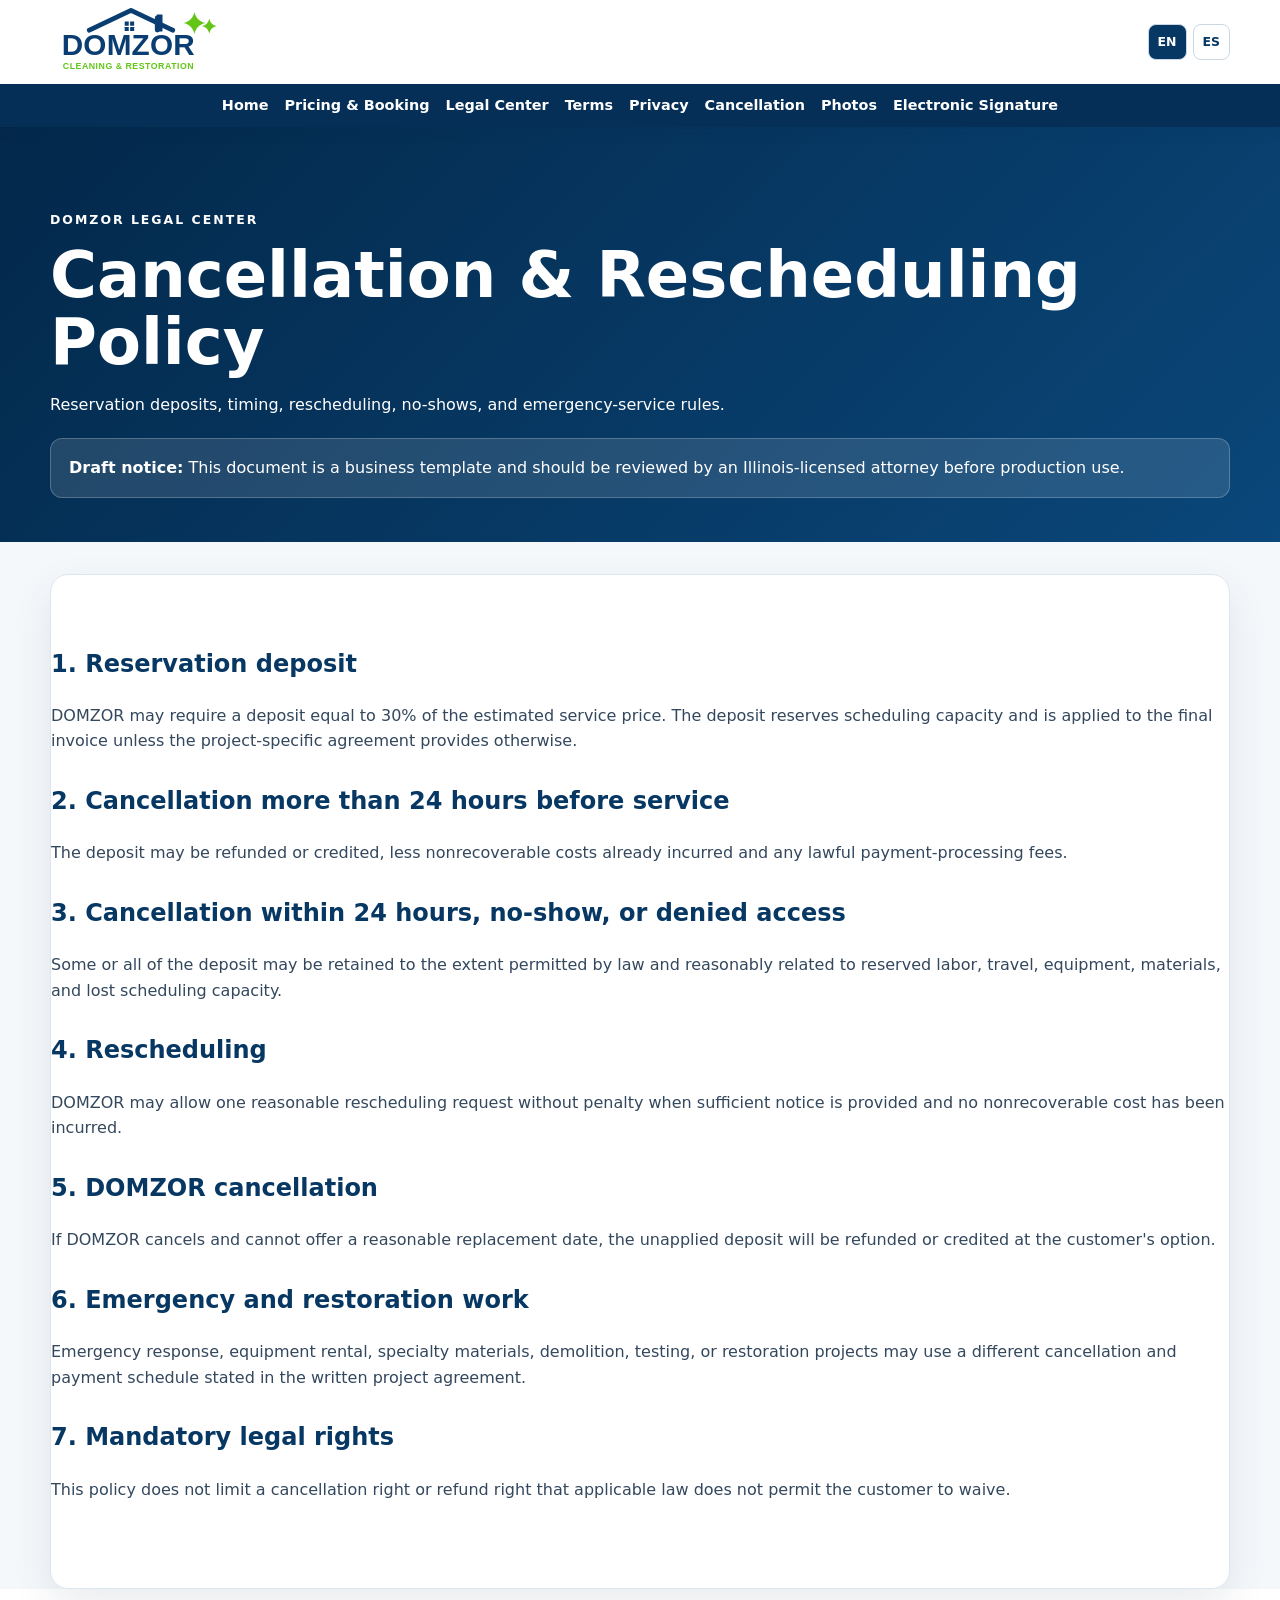
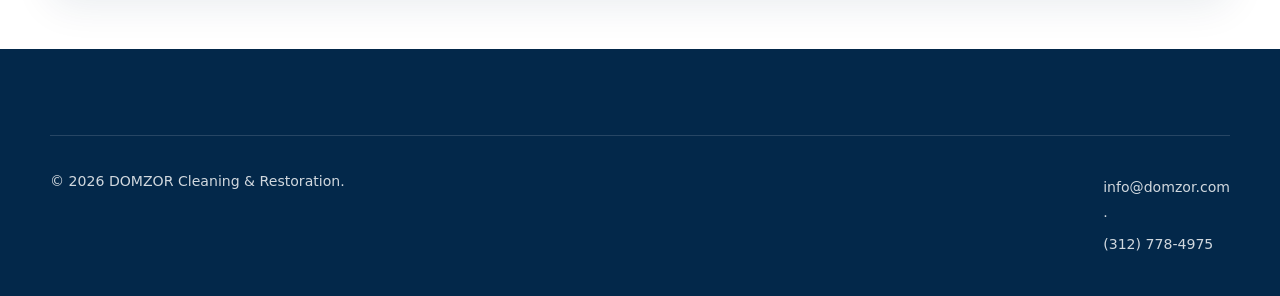
<file: cancellation-policy.html>
<!doctype html>
<html lang="en">
 <head>
  <meta charset="utf-8"/>
  <meta content="width=device-width, initial-scale=1" name="viewport"/>
  <title data-en="DOMZOR | Cancellation &amp; Rescheduling Policy" data-es="DOMZOR | Cancelaci&oacute;n &amp; Rescheduling Policy">
   DOMZOR | Cancellation &amp; Rescheduling Policy
  </title>
  <meta content="#073763" name="theme-color"/>
  <link href="favicon.svg" rel="icon" type="image/svg+xml"/>
  <link href="style.css" rel="stylesheet"/>
  <link href="legal.css" rel="stylesheet"/>
  <script defer="" src="legal.js">
  </script>
  <link href="bilingual.css" rel="stylesheet"/>
  <script defer="True" src="bilingual.js">
  </script>
 </head>
 <body data-page="cancellation">
  <header class="site-header">
   <div class="container header-inner">
    <a class="brand" href="index.html">
     <img alt="DOMZOR Cleaning &amp; Restoration" src="domzor-logo.svg"/>
    </a>
   </div>
   <nav class="legal-topnav">
    <a data-en="Home" data-es="Inicio" href="index.html">
     Home
    </a>
    <a data-en="Pricing &amp; Booking" data-es="Precios y reservas" href="pricing.html">
     Pricing &amp; Booking
    </a>
    <a data-en="Legal Center" data-es="Centro legal" href="legal-center.html">
     Legal Center
    </a>
    <a data-en="Terms" data-es="T&eacute;rminos" href="legal-terms.html">
     Terms
    </a>
    <a data-en="Privacy" data-es="Privacidad" href="privacy.html">
     Privacy
    </a>
    <a data-en="Cancellation" data-es="Cancelaci&oacute;n" href="cancellation-policy.html">
     Cancellation
    </a>
    <a data-en="Photos" data-es="Fotograf&iacute;as" href="photo-release.html">
     Photos
    </a>
    <a data-en="Electronic Signature" data-es="Firma electr&oacute;nica" href="electronic-signature.html">
     Electronic Signature
    </a>
   </nav>
  </header>
  <main class="legal-center-page">
   <section class="legal-center-hero">
    <div class="container">
     <p class="eyebrow" data-en="DOMZOR Legal Center" data-es="Centro legal de DOMZOR">
      DOMZOR Legal Center
     </p>
     <h1 data-en="Cancellation &amp; Rescheduling Policy" data-es="Pol&iacute;tica de cancelaci&oacute;n y reprogramaci&oacute;n">
      Cancellation &amp; Rescheduling Policy
     </h1>
     <p data-en="Reservation deposits, timing, rescheduling, no-shows, and emergency-service rules." data-es="Dep&oacute;sitos de reserva, plazos, reprogramaciones, ausencias y reglas para servicios de emergencia.">
      Reservation deposits, timing, rescheduling, no-shows, and emergency-service rules.
     </p>
     <div class="draft-warning">
      <strong data-en="Draft notice:" data-es="Aviso de borrador:">
       Draft notice:
      </strong>
      <span data-en="This document is a business template and should be reviewed by an Illinois-licensed attorney before production use." data-es="Este documento es una plantilla comercial y debe ser revisado por un abogado con licencia en Illinois antes de utilizarse con clientes.">
       This document is a business template and should be reviewed by an Illinois-licensed attorney before production use.
      </span>
     </div>
    </div>
   </section>
   <section class="container legal-document">
    <h2 data-en="1. Reservation deposit" data-es="1. Dep&oacute;sito de reserva">
     1. Reservation deposit
    </h2>
    <p>
     DOMZOR may require a deposit equal to 30% of the estimated service price. The deposit reserves scheduling capacity and is applied to the final invoice unless the project-specific agreement provides otherwise.
    </p>
    <h2 data-en="2. Cancellation more than 24 hours before service" data-es="2. Cancelaci&oacute;n con m&aacute;s de 24 horas de anticipaci&oacute;n">
     2. Cancellation more than 24 hours before service
    </h2>
    <p data-en="The deposit may be refunded or credited, less nonrecoverable costs already incurred and any lawful payment-processing fees." data-es="El dep&oacute;sito puede reembolsarse o acreditarse, menos los costos no recuperables ya incurridos y cualquier cargo legal de procesamiento de pagos.">
     The deposit may be refunded or credited, less nonrecoverable costs already incurred and any lawful payment-processing fees.
    </p>
    <h2 data-en="3. Cancellation within 24 hours, no-show, or denied access" data-es="3. Cancelaci&oacute;n dentro de 24 horas, ausencia o acceso denegado">
     3. Cancellation within 24 hours, no-show, or denied access
    </h2>
    <p>
     Some or all of the deposit may be retained to the extent permitted by law and reasonably related to reserved labor, travel, equipment, materials, and lost scheduling capacity.
    </p>
    <h2 data-en="4. Rescheduling" data-es="4. Reprogramaci&oacute;n">
     4. Rescheduling
    </h2>
    <p>
     DOMZOR may allow one reasonable rescheduling request without penalty when sufficient notice is provided and no nonrecoverable cost has been incurred.
    </p>
    <h2 data-en="5. DOMZOR cancellation" data-es="5. Cancelaci&oacute;n por parte de DOMZOR">
     5. DOMZOR cancellation
    </h2>
    <p>
     If DOMZOR cancels and cannot offer a reasonable replacement date, the unapplied deposit will be refunded or credited at the customer's option.
    </p>
    <h2 data-en="6. Emergency and restoration work" data-es="6. Trabajos de emergencia y restauraci&oacute;n">
     6. Emergency and restoration work
    </h2>
    <p>
     Emergency response, equipment rental, specialty materials, demolition, testing, or restoration projects may use a different cancellation and payment schedule stated in the written project agreement.
    </p>
    <h2 data-en="7. Mandatory legal rights" data-es="7. Derechos legales obligatorios">
     7. Mandatory legal rights
    </h2>
    <p data-en="This policy does not limit a cancellation right or refund right that applicable law does not permit the customer to waive." data-es="Esta pol&iacute;tica no limita ning&uacute;n derecho de cancelaci&oacute;n o reembolso que la ley no permita al cliente renunciar.">
     This policy does not limit a cancellation right or refund right that applicable law does not permit the customer to waive.
    </p>
   </section>
  </main>
  <footer class="site-footer">
   <div class="container footer-bottom">
    <p>
     &copy;
     <span class="year">
     </span>
     <span data-en="DOMZOR Cleaning &amp; Restoration." data-es="DOMZOR Limpieza y Restauraci&oacute;n.">
      DOMZOR Cleaning &amp; Restoration.
     </span>
    </p>
    <p>
     <a href="mailto:info@domzor.com">
      info@domzor.com
     </a>
     &middot;
     <a href="tel:+13127784975">
      (312) 778-4975
     </a>
    </p>
   </div>
  </footer>
 </body>
</html>
</file>
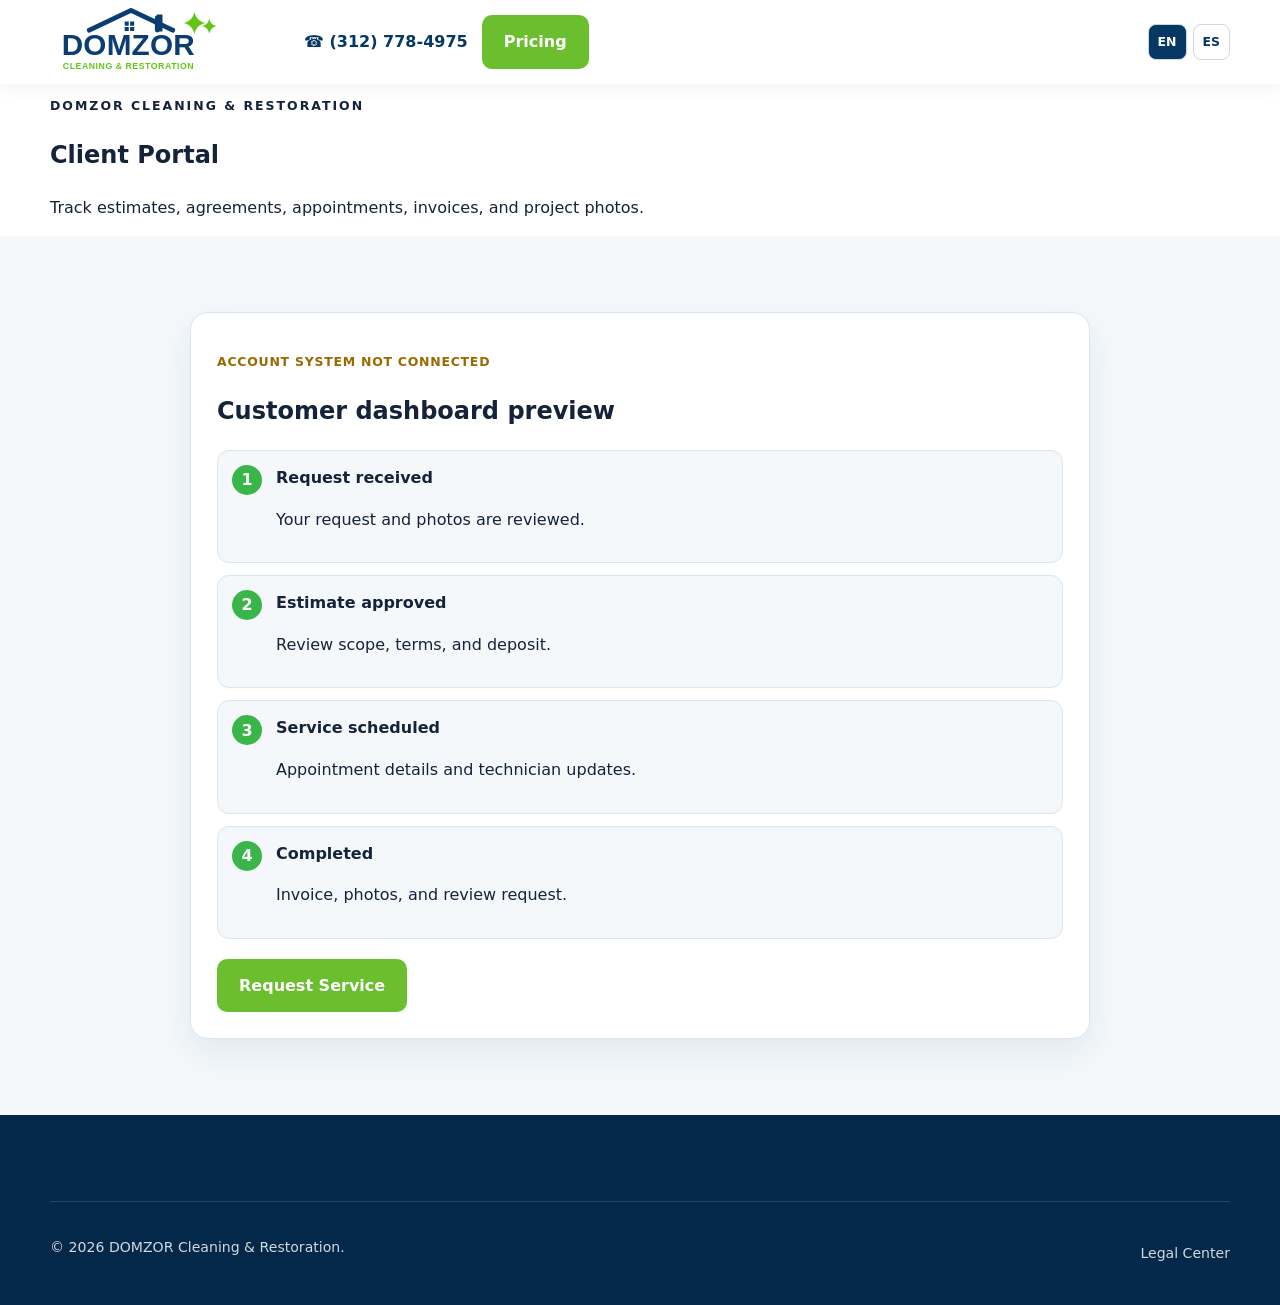
<file: client-portal.html>
<!doctype html>
<html lang="en">
 <head>
  <meta charset="utf-8"/>
  <meta content="width=device-width,initial-scale=1" name="viewport"/>
  <title data-en="DOMZOR | Client Portal" data-es="DOMZOR | Portal del cliente">
   DOMZOR | Client Portal
  </title>
  <meta content="#073763" name="theme-color"/>
  <link href="favicon.svg" rel="icon" type="image/svg+xml"/>
  <link href="style.css" rel="stylesheet"/>
  <link href="v3.css" rel="stylesheet"/>
  <link href="bilingual.css" rel="stylesheet"/>
  <script defer="True" src="bilingual.js">
  </script>
 </head>
 <body>
  <header class="site-header">
   <div class="container header-inner">
    <a class="brand" href="index.html">
     <img alt="DOMZOR" src="domzor-logo.svg"/>
    </a>
    <div class="header-actions">
     <a class="phone-link" href="tel:+13127784975">
      &phone; (312) 778-4975
     </a>
     <a class="btn btn-primary" data-en="Pricing" data-es="Precios" href="pricing.html">
      Pricing
     </a>
    </div>
   </div>
  </header>
  <main>
   <section class="pricing-hero">
    <div class="container pricing-hero-inner">
     <p class="eyebrow" data-en="DOMZOR Cleaning &amp; Restoration" data-es="DOMZOR Limpieza y Restauraci&oacute;n">
      DOMZOR Cleaning &amp; Restoration
     </p>
     <h1 data-en="Client Portal" data-es="Portal del cliente">
      Client Portal
     </h1>
     <p data-en="Track estimates, agreements, appointments, invoices, and project photos." data-es="Consulta cotizaciones, acuerdos, citas, facturas y fotograf&iacute;as del proyecto.">
      Track estimates, agreements, appointments, invoices, and project photos.
     </p>
    </div>
   </section>
   <section class="v3-section v3-soft">
    <div class="container">
     <div class="portal-panel">
      <p class="feature-status status-setup" data-en="Account system not connected" data-es="Sistema de cuentas a&uacute;n no conectado">
       Account system not connected
      </p>
      <h2 data-en="Customer dashboard preview" data-es="Vista previa del panel del cliente">
       Customer dashboard preview
      </h2>
      <div class="timeline">
       <div class="timeline-step">
        <span>
         1
        </span>
        <div>
         <strong data-en="Request received" data-es="Solicitud recibida">
          Request received
         </strong>
         <p data-en="Your request and photos are reviewed." data-es="Revisamos tu solicitud y tus fotograf&iacute;as.">
          Your request and photos are reviewed.
         </p>
        </div>
       </div>
       <div class="timeline-step">
        <span>
         2
        </span>
        <div>
         <strong data-en="Estimate approved" data-es="Cotizaci&oacute;n aprobada">
          Estimate approved
         </strong>
         <p data-en="Review scope, terms, and deposit." data-es="Revisa el alcance, los t&eacute;rminos y el dep&oacute;sito.">
          Review scope, terms, and deposit.
         </p>
        </div>
       </div>
       <div class="timeline-step">
        <span>
         3
        </span>
        <div>
         <strong data-en="Service scheduled" data-es="Servicio programado">
          Service scheduled
         </strong>
         <p data-en="Appointment details and technician updates." data-es="Detalles de la cita y actualizaciones del t&eacute;cnico.">
          Appointment details and technician updates.
         </p>
        </div>
       </div>
       <div class="timeline-step">
        <span>
         4
        </span>
        <div>
         <strong data-en="Completed" data-es="Completado">
          Completed
         </strong>
         <p data-en="Invoice, photos, and review request." data-es="Factura, fotograf&iacute;as y solicitud de rese&ntilde;a.">
          Invoice, photos, and review request.
         </p>
        </div>
       </div>
      </div>
      <a class="btn btn-primary" data-en="Request Service" data-es="Solicitar servicio" href="pricing.html#booking">
       Request Service
      </a>
     </div>
    </div>
   </section>
  </main>
  <footer class="site-footer">
   <div class="container footer-bottom">
    <p>
     &copy;
     <span id="year">
     </span>
     <span data-en="DOMZOR Cleaning &amp; Restoration." data-es="DOMZOR Limpieza y Restauraci&oacute;n.">
      DOMZOR Cleaning &amp; Restoration.
     </span>
    </p>
    <p>
     <a data-en="Legal Center" data-es="Centro legal" href="legal-center.html">
      Legal Center
     </a>
    </p>
   </div>
  </footer>
  <script>
   document.querySelector("#year").textContent=new Date().getFullYear();
  </script>
 </body>
</html>
</file>
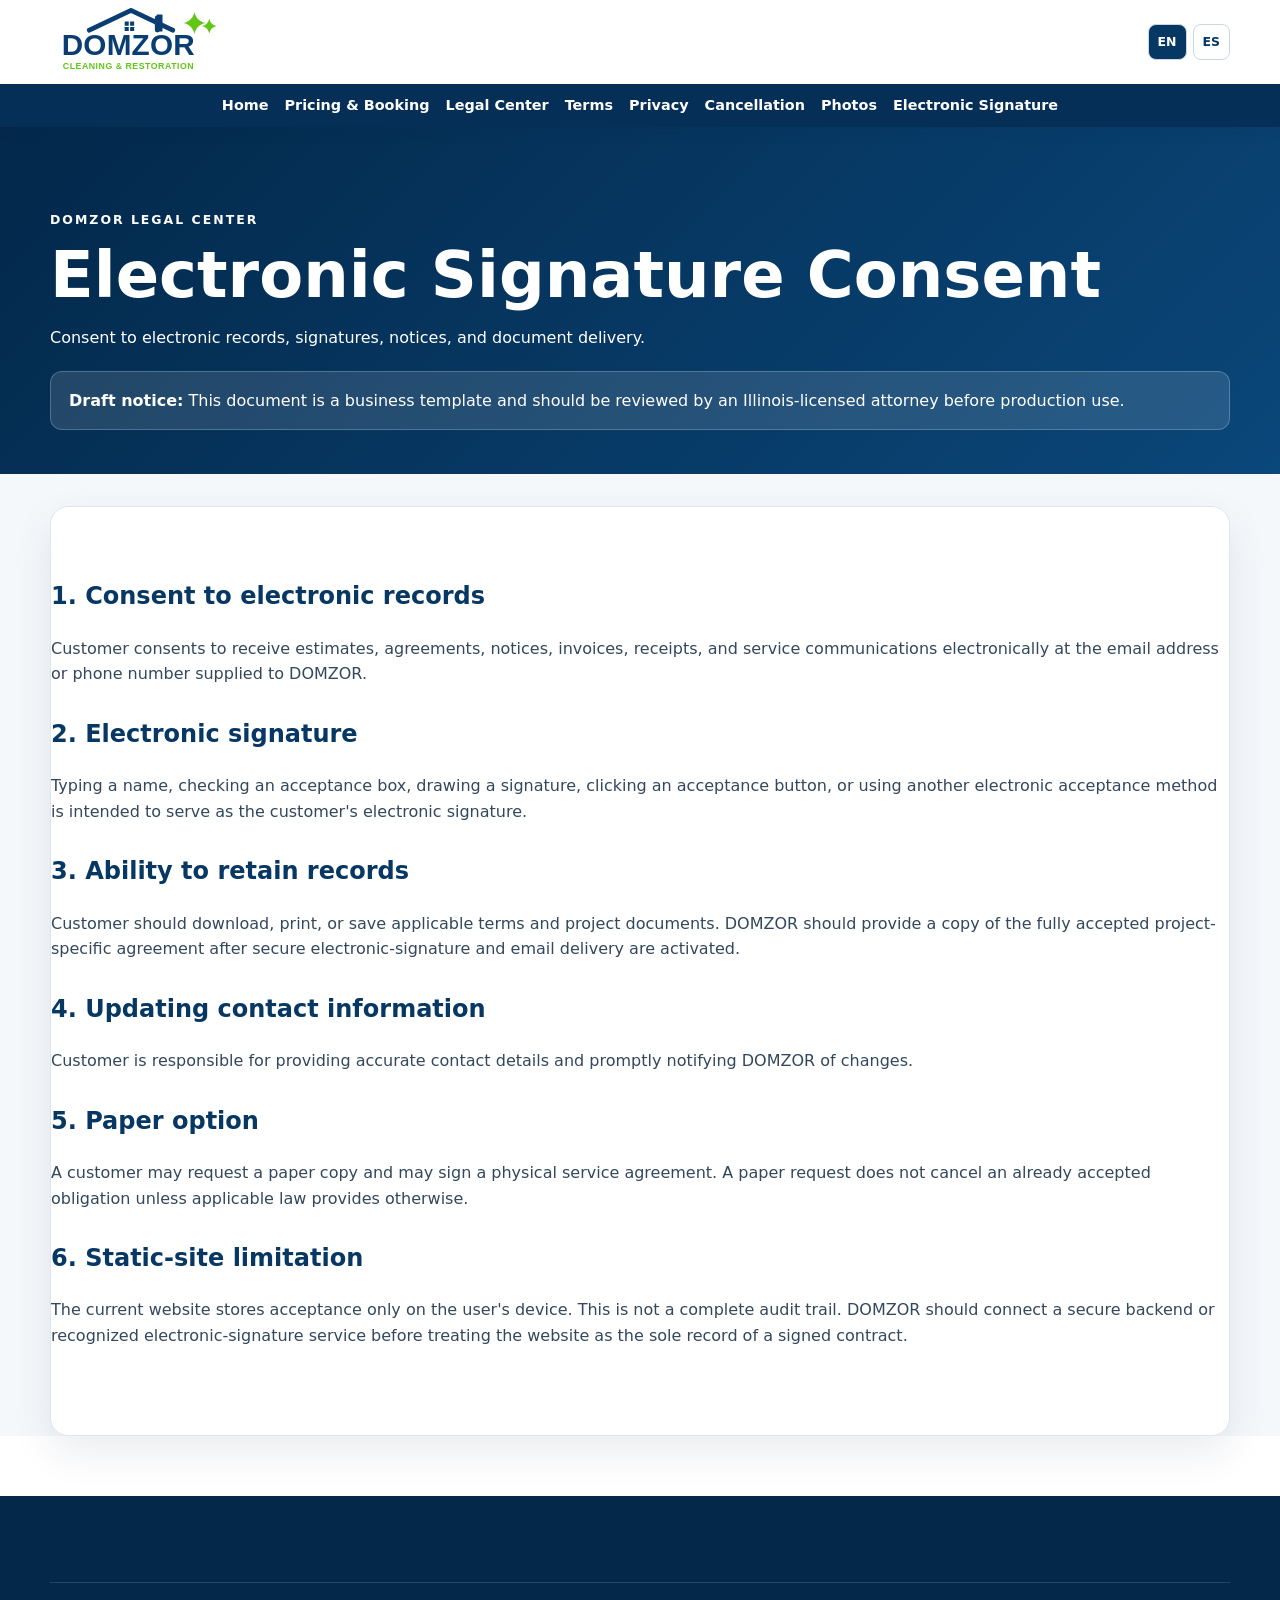
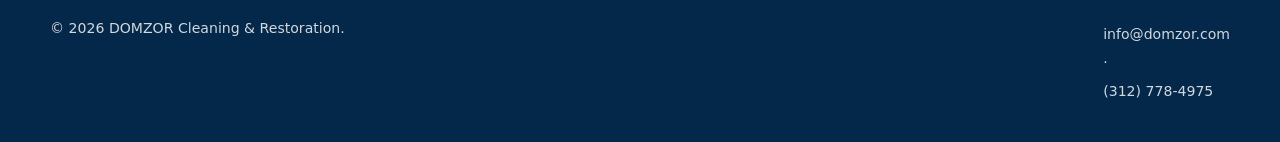
<file: electronic-signature.html>
<!doctype html>
<html lang="en">
 <head>
  <meta charset="utf-8"/>
  <meta content="width=device-width, initial-scale=1" name="viewport"/>
  <title data-en="DOMZOR | Electronic Signature Consent" data-es="DOMZOR | Consentimiento para firma electr&oacute;nica">
   DOMZOR | Electronic Signature Consent
  </title>
  <meta content="#073763" name="theme-color"/>
  <link href="favicon.svg" rel="icon" type="image/svg+xml"/>
  <link href="style.css" rel="stylesheet"/>
  <link href="legal.css" rel="stylesheet"/>
  <script defer="" src="legal.js">
  </script>
  <link href="bilingual.css" rel="stylesheet"/>
  <script defer="True" src="bilingual.js">
  </script>
 </head>
 <body data-page="esign">
  <header class="site-header">
   <div class="container header-inner">
    <a class="brand" href="index.html">
     <img alt="DOMZOR Cleaning &amp; Restoration" src="domzor-logo.svg"/>
    </a>
   </div>
   <nav class="legal-topnav">
    <a data-en="Home" data-es="Inicio" href="index.html">
     Home
    </a>
    <a data-en="Pricing &amp; Booking" data-es="Precios y reservas" href="pricing.html">
     Pricing &amp; Booking
    </a>
    <a data-en="Legal Center" data-es="Centro legal" href="legal-center.html">
     Legal Center
    </a>
    <a data-en="Terms" data-es="T&eacute;rminos" href="legal-terms.html">
     Terms
    </a>
    <a data-en="Privacy" data-es="Privacidad" href="privacy.html">
     Privacy
    </a>
    <a data-en="Cancellation" data-es="Cancelaci&oacute;n" href="cancellation-policy.html">
     Cancellation
    </a>
    <a data-en="Photos" data-es="Fotograf&iacute;as" href="photo-release.html">
     Photos
    </a>
    <a data-en="Electronic Signature" data-es="Firma electr&oacute;nica" href="electronic-signature.html">
     Electronic Signature
    </a>
   </nav>
  </header>
  <main class="legal-center-page">
   <section class="legal-center-hero">
    <div class="container">
     <p class="eyebrow" data-en="DOMZOR Legal Center" data-es="Centro legal de DOMZOR">
      DOMZOR Legal Center
     </p>
     <h1 data-en="Electronic Signature Consent" data-es="Consentimiento para firma electr&oacute;nica">
      Electronic Signature Consent
     </h1>
     <p>
      Consent to electronic records, signatures, notices, and document delivery.
     </p>
     <div class="draft-warning">
      <strong data-en="Draft notice:" data-es="Aviso de borrador:">
       Draft notice:
      </strong>
      <span data-en="This document is a business template and should be reviewed by an Illinois-licensed attorney before production use." data-es="Este documento es una plantilla comercial y debe ser revisado por un abogado con licencia en Illinois antes de utilizarse con clientes.">
       This document is a business template and should be reviewed by an Illinois-licensed attorney before production use.
      </span>
     </div>
    </div>
   </section>
   <section class="container legal-document">
    <h2 data-en="1. Consent to electronic records" data-es="1. Consentimiento para registros electr&oacute;nicos">
     1. Consent to electronic records
    </h2>
    <p>
     Customer consents to receive estimates, agreements, notices, invoices, receipts, and service communications electronically at the email address or phone number supplied to DOMZOR.
    </p>
    <h2 data-en="2. Electronic signature" data-es="2. Firma electr&oacute;nica">
     2. Electronic signature
    </h2>
    <p>
     Typing a name, checking an acceptance box, drawing a signature, clicking an acceptance button, or using another electronic acceptance method is intended to serve as the customer's electronic signature.
    </p>
    <h2 data-en="3. Ability to retain records" data-es="3. Capacidad para conservar registros">
     3. Ability to retain records
    </h2>
    <p>
     Customer should download, print, or save applicable terms and project documents. DOMZOR should provide a copy of the fully accepted project-specific agreement after secure electronic-signature and email delivery are activated.
    </p>
    <h2 data-en="4. Updating contact information" data-es="4. Actualizaci&oacute;n de datos de contacto">
     4. Updating contact information
    </h2>
    <p data-en="Customer is responsible for providing accurate contact details and promptly notifying DOMZOR of changes." data-es="El cliente es responsable de proporcionar datos de contacto correctos y notificar r&aacute;pidamente a DOMZOR cualquier cambio.">
     Customer is responsible for providing accurate contact details and promptly notifying DOMZOR of changes.
    </p>
    <h2 data-en="5. Paper option" data-es="5. Opci&oacute;n en papel">
     5. Paper option
    </h2>
    <p>
     A customer may request a paper copy and may sign a physical service agreement. A paper request does not cancel an already accepted obligation unless applicable law provides otherwise.
    </p>
    <h2 data-en="6. Static-site limitation" data-es="6. Limitaci&oacute;n del sitio est&aacute;tico">
     6. Static-site limitation
    </h2>
    <p>
     The current website stores acceptance only on the user's device. This is not a complete audit trail. DOMZOR should connect a secure backend or recognized electronic-signature service before treating the website as the sole record of a signed contract.
    </p>
   </section>
  </main>
  <footer class="site-footer">
   <div class="container footer-bottom">
    <p>
     &copy;
     <span class="year">
     </span>
     <span data-en="DOMZOR Cleaning &amp; Restoration." data-es="DOMZOR Limpieza y Restauraci&oacute;n.">
      DOMZOR Cleaning &amp; Restoration.
     </span>
    </p>
    <p>
     <a href="mailto:info@domzor.com">
      info@domzor.com
     </a>
     &middot;
     <a href="tel:+13127784975">
      (312) 778-4975
     </a>
    </p>
   </div>
  </footer>
 </body>
</html>
</file>
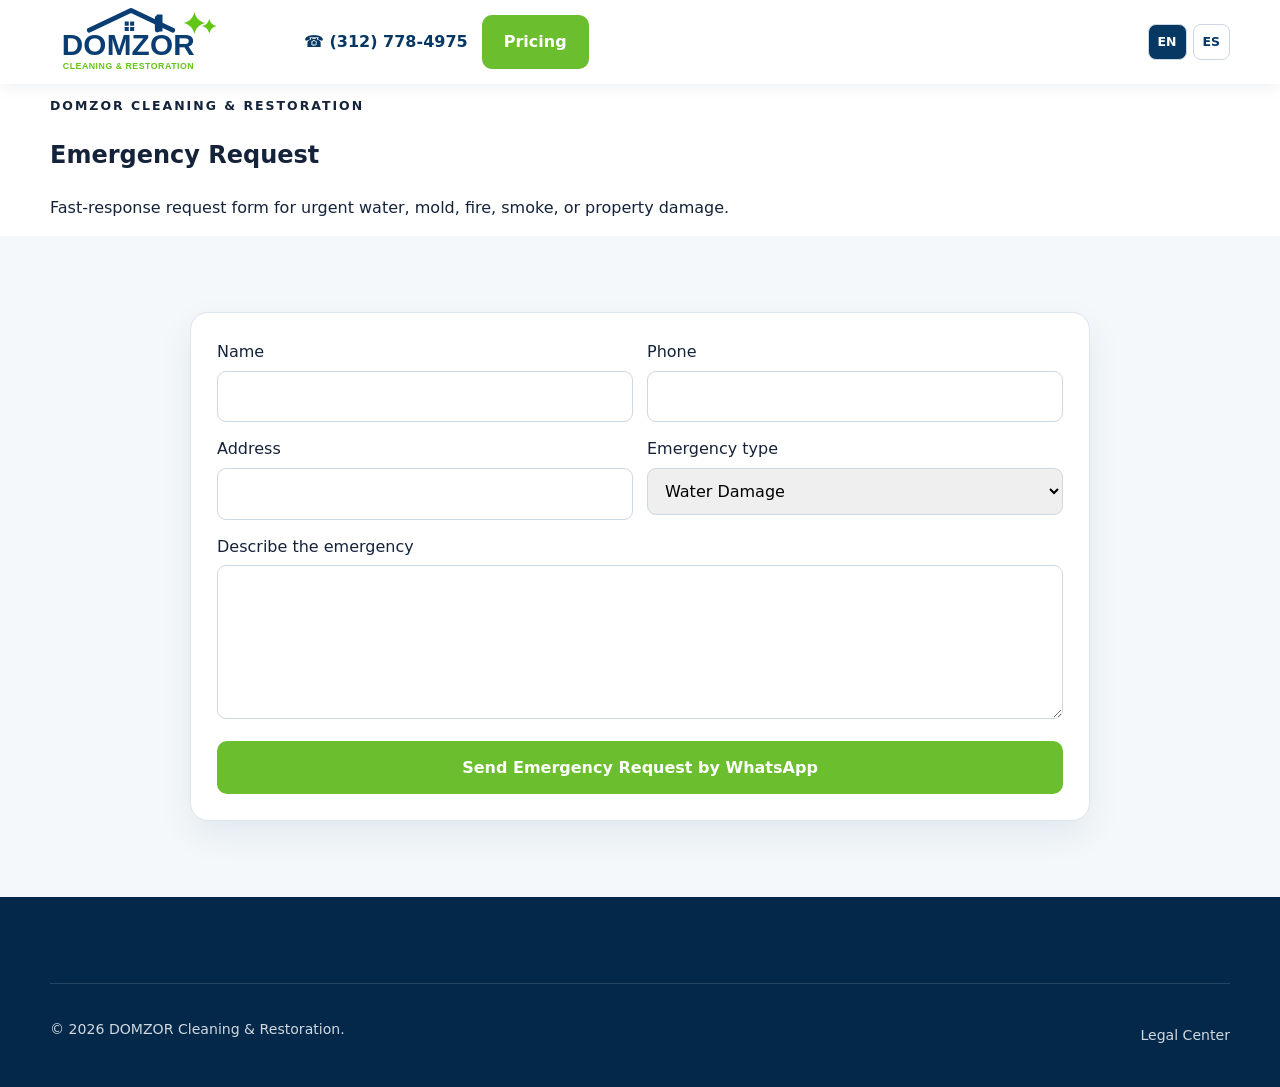
<file: emergency.html>
<!doctype html>
<html lang="en">
 <head>
  <meta charset="utf-8"/>
  <meta content="width=device-width,initial-scale=1" name="viewport"/>
  <title data-en="DOMZOR | Emergency Request" data-es="DOMZOR | Emergencia Request">
   DOMZOR | Emergency Request
  </title>
  <meta content="#073763" name="theme-color"/>
  <link href="favicon.svg" rel="icon" type="image/svg+xml"/>
  <link href="style.css" rel="stylesheet"/>
  <link href="v3.css" rel="stylesheet"/>
  <link href="bilingual.css" rel="stylesheet"/>
  <script defer="True" src="bilingual.js">
  </script>
 </head>
 <body>
  <header class="site-header">
   <div class="container header-inner">
    <a class="brand" href="index.html">
     <img alt="DOMZOR" src="domzor-logo.svg"/>
    </a>
    <div class="header-actions">
     <a class="phone-link" href="tel:+13127784975">
      &phone; (312) 778-4975
     </a>
     <a class="btn btn-primary" data-en="Pricing" data-es="Precios" href="pricing.html">
      Pricing
     </a>
    </div>
   </div>
  </header>
  <main>
   <section class="pricing-hero">
    <div class="container pricing-hero-inner">
     <p class="eyebrow" data-en="DOMZOR Cleaning &amp; Restoration" data-es="DOMZOR Limpieza y Restauraci&oacute;n">
      DOMZOR Cleaning &amp; Restoration
     </p>
     <h1 data-en="Emergency Request" data-es="Solicitud de emergencia">
      Emergency Request
     </h1>
     <p data-en="Fast-response request form for urgent water, mold, fire, smoke, or property damage." data-es="Formulario de respuesta r&aacute;pida para da&ntilde;os urgentes por agua, moho, incendio, humo o propiedad.">
      Fast-response request form for urgent water, mold, fire, smoke, or property damage.
     </p>
    </div>
   </section>
   <section class="v3-section v3-soft">
    <div class="container">
     <form class="portal-panel" id="emergency-form">
      <div class="portal-grid">
       <label>
        <span data-en="Name" data-es="Nombre">
         Name
        </span>
        <input name="name" required=""/>
       </label>
       <label>
        <span data-en="Phone" data-es="Tel&eacute;fono">
         Phone
        </span>
        <input name="phone" required="" type="tel"/>
       </label>
       <label>
        <span data-en="Address" data-es="Direcci&oacute;n">
         Address
        </span>
        <input name="address" required=""/>
       </label>
       <label>
        <span data-en="Emergency type" data-es="Tipo de emergencia">
         Emergency type
        </span>
        <select name="type">
         <option data-en="Water Damage" data-es="Da&ntilde;os por agua">
          Water Damage
         </option>
         <option data-en="Mold Concern" data-es="Posible moho">
          Mold Concern
         </option>
         <option data-en="Fire / Smoke" data-es="Incendio / humo">
          Fire / Smoke
         </option>
         <option data-en="Other" data-es="Otro">
          Other
         </option>
        </select>
       </label>
       <label class="full">
        <span data-en="Describe the emergency" data-es="Describe la emergencia">
         Describe the emergency
        </span>
        <textarea name="details" required="" rows="5"></textarea>
       </label>
       <button class="btn btn-primary full" data-en="Send Emergency Request by WhatsApp" data-es="Enviar solicitud de emergencia por WhatsApp" type="submit">
        Send Emergency Request by WhatsApp
       </button>
      </div>
     </form>
    </div>
   </section>
  </main>
  <footer class="site-footer">
   <div class="container footer-bottom">
    <p>
     &copy;
     <span id="year">
     </span>
     <span data-en="DOMZOR Cleaning &amp; Restoration." data-es="DOMZOR Limpieza y Restauraci&oacute;n.">
      DOMZOR Cleaning &amp; Restoration.
     </span>
    </p>
    <p>
     <a data-en="Legal Center" data-es="Centro legal" href="legal-center.html">
      Legal Center
     </a>
    </p>
   </div>
  </footer>
  <script>
   document.querySelector("#year").textContent=new Date().getFullYear();document.querySelector('#emergency-form')?.addEventListener('submit',e=>{e.preventDefault();const d=new FormData(e.target);const m=`DOMZOR EMERGENCY REQUEST\nName: ${d.get('name')}\nPhone: ${d.get('phone')}\nAddress: ${d.get('address')}\nType: ${d.get('type')}\nDetails: ${d.get('details')}`;window.open('https://wa.me/13127784975?text='+encodeURIComponent(m),'_blank','noopener');});
  </script>
 </body>
</html>
</file>
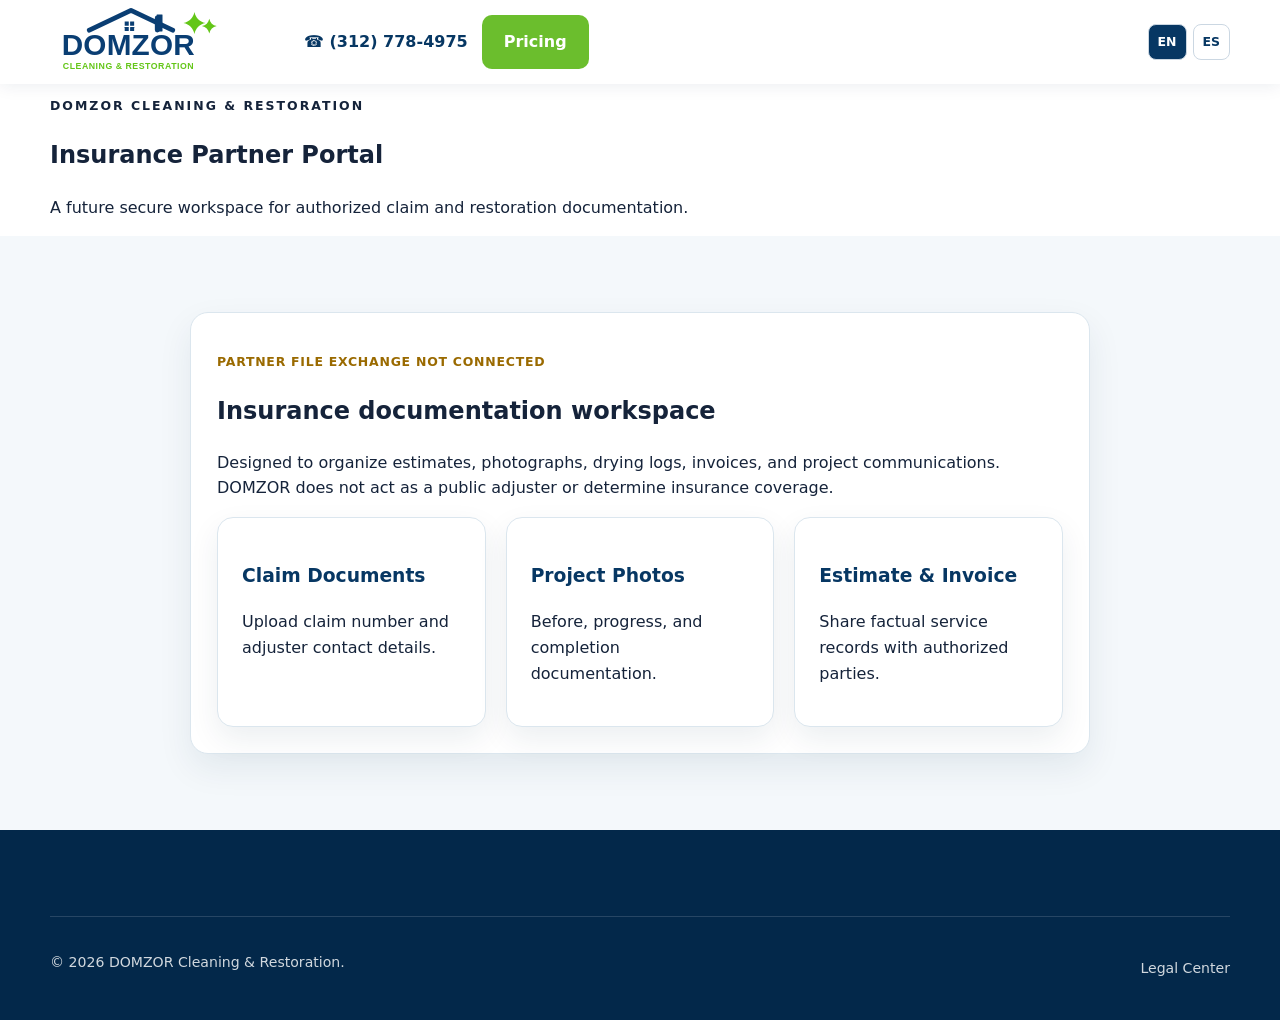
<file: insurance-portal.html>
<!doctype html>
<html lang="en">
 <head>
  <meta charset="utf-8"/>
  <meta content="width=device-width,initial-scale=1" name="viewport"/>
  <title data-en="DOMZOR | Insurance Partner Portal" data-es="DOMZOR | Portal para aseguradoras">
   DOMZOR | Insurance Partner Portal
  </title>
  <meta content="#073763" name="theme-color"/>
  <link href="favicon.svg" rel="icon" type="image/svg+xml"/>
  <link href="style.css" rel="stylesheet"/>
  <link href="v3.css" rel="stylesheet"/>
  <link href="bilingual.css" rel="stylesheet"/>
  <script defer="True" src="bilingual.js">
  </script>
 </head>
 <body>
  <header class="site-header">
   <div class="container header-inner">
    <a class="brand" href="index.html">
     <img alt="DOMZOR" src="domzor-logo.svg"/>
    </a>
    <div class="header-actions">
     <a class="phone-link" href="tel:+13127784975">
      &phone; (312) 778-4975
     </a>
     <a class="btn btn-primary" data-en="Pricing" data-es="Precios" href="pricing.html">
      Pricing
     </a>
    </div>
   </div>
  </header>
  <main>
   <section class="pricing-hero">
    <div class="container pricing-hero-inner">
     <p class="eyebrow" data-en="DOMZOR Cleaning &amp; Restoration" data-es="DOMZOR Limpieza y Restauraci&oacute;n">
      DOMZOR Cleaning &amp; Restoration
     </p>
     <h1 data-en="Insurance Partner Portal" data-es="Portal para aseguradoras">
      Insurance Partner Portal
     </h1>
     <p data-en="A future secure workspace for authorized claim and restoration documentation." data-es="Un futuro espacio seguro para documentaci&oacute;n autorizada de reclamaciones y restauraci&oacute;n.">
      A future secure workspace for authorized claim and restoration documentation.
     </p>
    </div>
   </section>
   <section class="v3-section v3-soft">
    <div class="container">
     <div class="portal-panel">
      <p class="feature-status status-setup" data-en="Partner file exchange not connected" data-es="Intercambio de archivos con socios a&uacute;n no conectado">
       Partner file exchange not connected
      </p>
      <h2 data-en="Insurance documentation workspace" data-es="Espacio de documentaci&oacute;n para aseguradoras">
       Insurance documentation workspace
      </h2>
      <p data-en="Designed to organize estimates, photographs, drying logs, invoices, and project communications. DOMZOR does not act as a public adjuster or determine insurance coverage." data-es="Dise&ntilde;ado para organizar cotizaciones, fotograf&iacute;as, registros de secado, facturas y comunicaciones del proyecto. DOMZOR no act&uacute;a como ajustador p&uacute;blico ni determina la cobertura del seguro.">
       Designed to organize estimates, photographs, drying logs, invoices, and project communications. DOMZOR does not act as a public adjuster or determine insurance coverage.
      </p>
      <div class="v3-grid">
       <article class="v3-card">
        <h3 data-en="Claim Documents" data-es="Documentos de la reclamaci&oacute;n">
         Claim Documents
        </h3>
        <p data-en="Upload claim number and adjuster contact details." data-es="Agrega el n&uacute;mero de reclamaci&oacute;n y los datos de contacto del ajustador.">
         Upload claim number and adjuster contact details.
        </p>
       </article>
       <article class="v3-card">
        <h3 data-en="Project Photos" data-es="Fotograf&iacute;as del proyecto">
         Project Photos
        </h3>
        <p data-en="Before, progress, and completion documentation." data-es="Documentaci&oacute;n del antes, progreso y finalizaci&oacute;n.">
         Before, progress, and completion documentation.
        </p>
       </article>
       <article class="v3-card">
        <h3 data-en="Estimate &amp; Invoice" data-es="Cotizaci&oacute;n y factura">
         Estimate &amp; Invoice
        </h3>
        <p data-en="Share factual service records with authorized parties." data-es="Comparte registros objetivos del servicio con las partes autorizadas.">
         Share factual service records with authorized parties.
        </p>
       </article>
      </div>
     </div>
    </div>
   </section>
  </main>
  <footer class="site-footer">
   <div class="container footer-bottom">
    <p>
     &copy;
     <span id="year">
     </span>
     <span data-en="DOMZOR Cleaning &amp; Restoration." data-es="DOMZOR Limpieza y Restauraci&oacute;n.">
      DOMZOR Cleaning &amp; Restoration.
     </span>
    </p>
    <p>
     <a data-en="Legal Center" data-es="Centro legal" href="legal-center.html">
      Legal Center
     </a>
    </p>
   </div>
  </footer>
  <script>
   document.querySelector("#year").textContent=new Date().getFullYear();
  </script>
 </body>
</html>
</file>
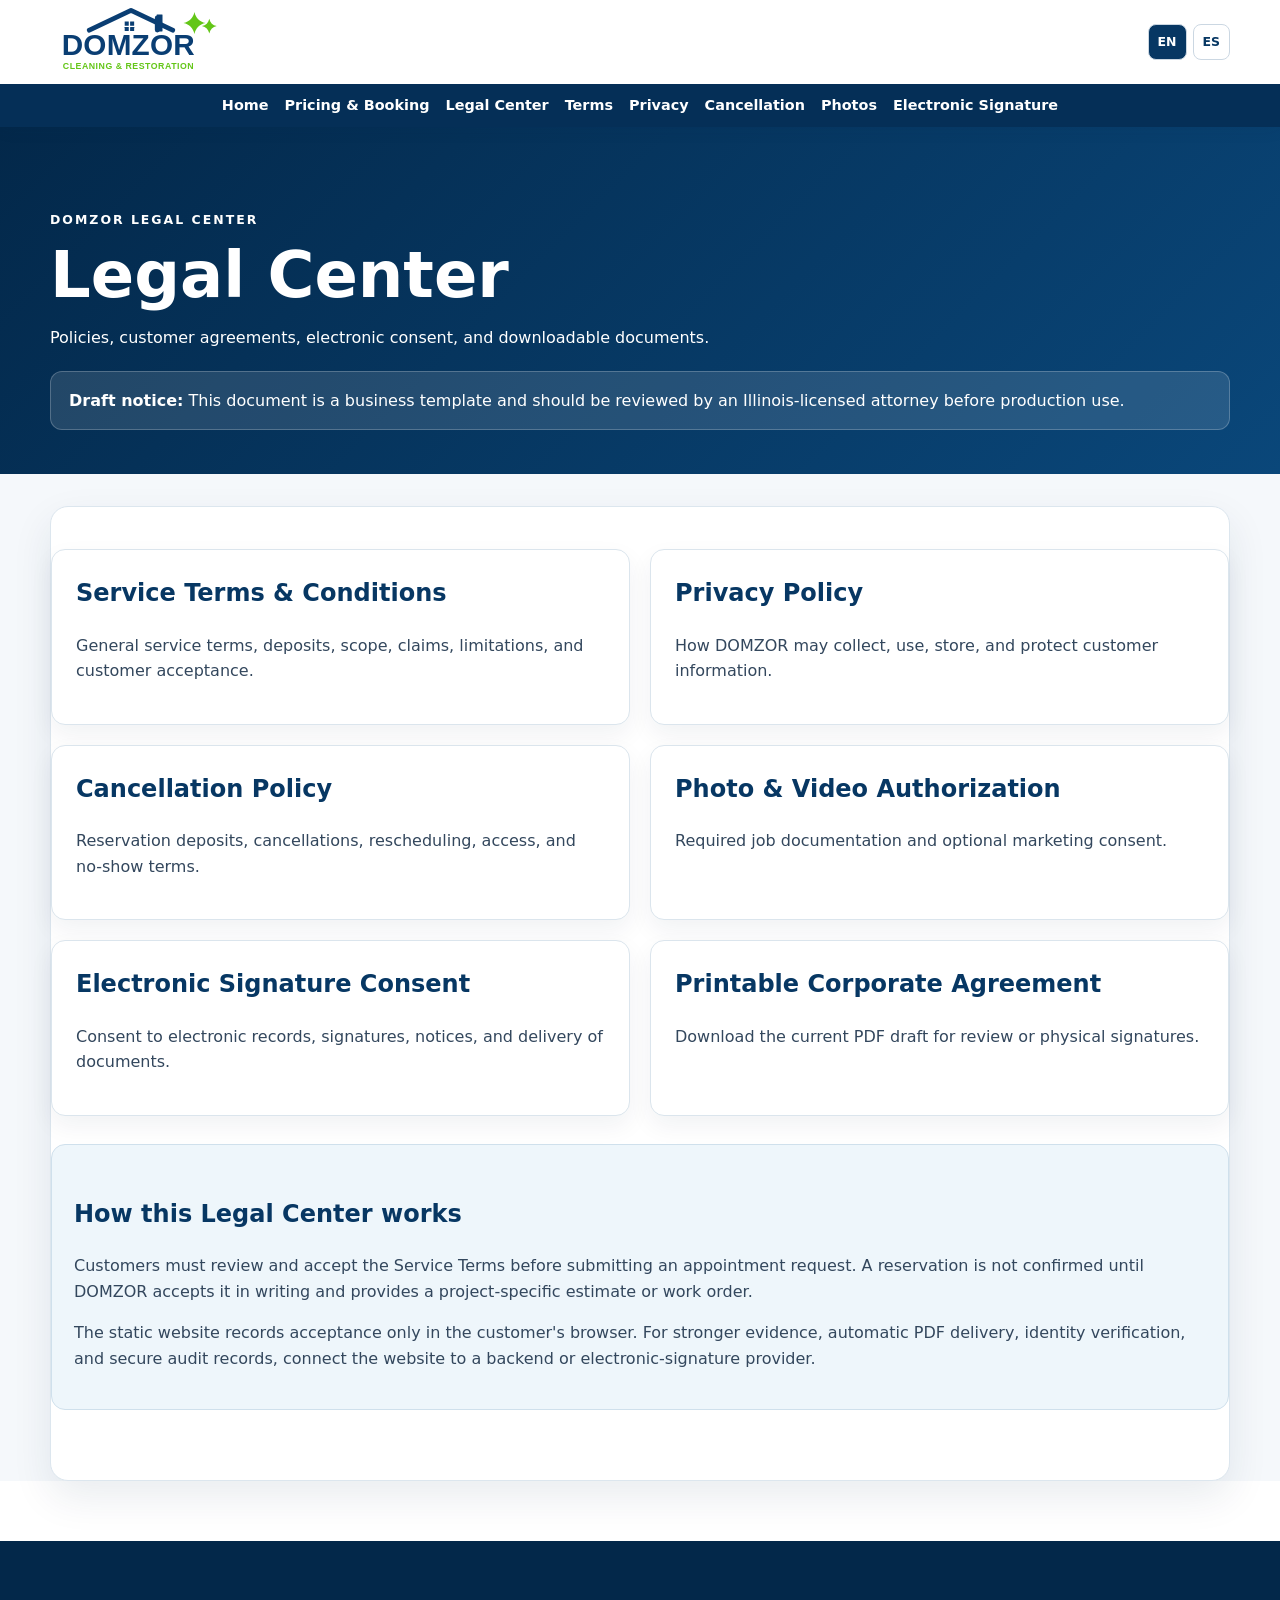
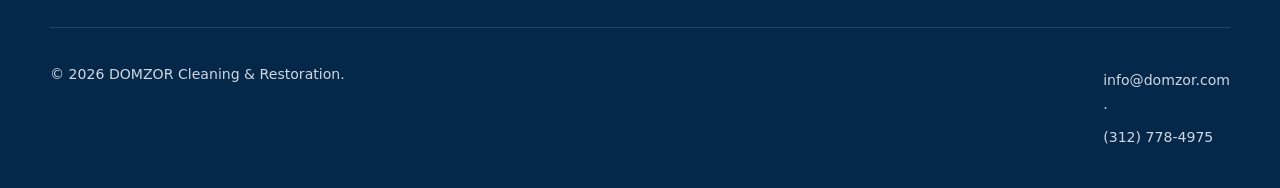
<file: legal-center.html>
<!doctype html>
<html lang="en">
 <head>
  <meta charset="utf-8"/>
  <meta content="width=device-width, initial-scale=1" name="viewport"/>
  <title data-en="DOMZOR | Legal Center" data-es="DOMZOR | Centro legal">
   DOMZOR | Legal Center
  </title>
  <meta content="#073763" name="theme-color"/>
  <link href="favicon.svg" rel="icon" type="image/svg+xml"/>
  <link href="style.css" rel="stylesheet"/>
  <link href="legal.css" rel="stylesheet"/>
  <script defer="" src="legal.js">
  </script>
  <link href="bilingual.css" rel="stylesheet"/>
  <script defer="True" src="bilingual.js">
  </script>
 </head>
 <body data-page="index">
  <header class="site-header">
   <div class="container header-inner">
    <a class="brand" href="index.html">
     <img alt="DOMZOR Cleaning &amp; Restoration" src="domzor-logo.svg"/>
    </a>
   </div>
   <nav class="legal-topnav">
    <a data-en="Home" data-es="Inicio" href="index.html">
     Home
    </a>
    <a data-en="Pricing &amp; Booking" data-es="Precios y reservas" href="pricing.html">
     Pricing &amp; Booking
    </a>
    <a data-en="Legal Center" data-es="Centro legal" href="legal-center.html">
     Legal Center
    </a>
    <a data-en="Terms" data-es="T&eacute;rminos" href="legal-terms.html">
     Terms
    </a>
    <a data-en="Privacy" data-es="Privacidad" href="privacy.html">
     Privacy
    </a>
    <a data-en="Cancellation" data-es="Cancelaci&oacute;n" href="cancellation-policy.html">
     Cancellation
    </a>
    <a data-en="Photos" data-es="Fotograf&iacute;as" href="photo-release.html">
     Photos
    </a>
    <a data-en="Electronic Signature" data-es="Firma electr&oacute;nica" href="electronic-signature.html">
     Electronic Signature
    </a>
   </nav>
  </header>
  <main class="legal-center-page">
   <section class="legal-center-hero">
    <div class="container">
     <p class="eyebrow" data-en="DOMZOR Legal Center" data-es="Centro legal de DOMZOR">
      DOMZOR Legal Center
     </p>
     <h1 data-en="Legal Center" data-es="Centro legal">
      Legal Center
     </h1>
     <p data-en="Policies, customer agreements, electronic consent, and downloadable documents." data-es="Pol&iacute;ticas, acuerdos con clientes, consentimiento electr&oacute;nico y documentos descargables.">
      Policies, customer agreements, electronic consent, and downloadable documents.
     </p>
     <div class="draft-warning">
      <strong data-en="Draft notice:" data-es="Aviso de borrador:">
       Draft notice:
      </strong>
      <span data-en="This document is a business template and should be reviewed by an Illinois-licensed attorney before production use." data-es="Este documento es una plantilla comercial y debe ser revisado por un abogado con licencia en Illinois antes de utilizarse con clientes.">
       This document is a business template and should be reviewed by an Illinois-licensed attorney before production use.
      </span>
     </div>
    </div>
   </section>
   <section class="container legal-document">
    <div class="legal-card-grid">
     <a class="legal-card" href="legal-terms.html">
      <h2 data-en="Service Terms &amp; Conditions" data-es="T&eacute;rminos y condiciones del servicio">
       Service Terms &amp; Conditions
      </h2>
      <p data-en="General service terms, deposits, scope, claims, limitations, and customer acceptance." data-es="T&eacute;rminos generales del servicio, dep&oacute;sitos, alcance, reclamaciones, limitaciones y aceptaci&oacute;n del cliente.">
       General service terms, deposits, scope, claims, limitations, and customer acceptance.
      </p>
     </a>
     <a class="legal-card" href="privacy.html">
      <h2 data-en="Privacy Policy" data-es="Pol&iacute;tica de privacidad">
       Privacy Policy
      </h2>
      <p data-en="How DOMZOR may collect, use, store, and protect customer information." data-es="C&oacute;mo DOMZOR puede recopilar, utilizar, almacenar y proteger la informaci&oacute;n del cliente.">
       How DOMZOR may collect, use, store, and protect customer information.
      </p>
     </a>
     <a class="legal-card" href="cancellation-policy.html">
      <h2 data-en="Cancellation Policy" data-es="Pol&iacute;tica de cancelaci&oacute;n">
       Cancellation Policy
      </h2>
      <p data-en="Reservation deposits, cancellations, rescheduling, access, and no-show terms." data-es="Dep&oacute;sitos de reserva, cancelaciones, reprogramaciones, acceso y ausencias.">
       Reservation deposits, cancellations, rescheduling, access, and no-show terms.
      </p>
     </a>
     <a class="legal-card" href="photo-release.html">
      <h2 data-en="Photo &amp; Video Authorization" data-es="Autorizaci&oacute;n de fotograf&iacute;as y videos">
       Photo &amp; Video Authorization
      </h2>
      <p data-en="Required job documentation and optional marketing consent." data-es="Documentaci&oacute;n necesaria del trabajo y consentimiento publicitario opcional.">
       Required job documentation and optional marketing consent.
      </p>
     </a>
     <a class="legal-card" href="electronic-signature.html">
      <h2 data-en="Electronic Signature Consent" data-es="Consentimiento para firma electr&oacute;nica">
       Electronic Signature Consent
      </h2>
      <p data-en="Consent to electronic records, signatures, notices, and delivery of documents." data-es="Consentimiento para registros electr&oacute;nicos, firmas, avisos y entrega de documentos.">
       Consent to electronic records, signatures, notices, and delivery of documents.
      </p>
     </a>
     <a class="legal-card" href="../pdf/DOMZOR-Corporate-Service-Agreement.pdf">
      <h2 data-en="Printable Corporate Agreement" data-es="Contrato corporativo imprimible">
       Printable Corporate Agreement
      </h2>
      <p data-en="Download the current PDF draft for review or physical signatures." data-es="Descarga el borrador actual en PDF para revisarlo o firmarlo f&iacute;sicamente.">
       Download the current PDF draft for review or physical signatures.
      </p>
     </a>
    </div>
    <section class="legal-note">
     <h2 data-en="How this Legal Center works" data-es="C&oacute;mo funciona este Centro legal">
      How this Legal Center works
     </h2>
     <p data-en="Customers must review and accept the Service Terms before submitting an appointment request. A reservation is not confirmed until DOMZOR accepts it in writing and provides a project-specific estimate or work order." data-es="Los clientes deben revisar y aceptar los T&eacute;rminos del servicio antes de solicitar una cita. La reserva no queda confirmada hasta que DOMZOR la acepte por escrito y entregue una cotizaci&oacute;n u orden de trabajo espec&iacute;fica.">
      Customers must review and accept the Service Terms before submitting an appointment request. A reservation is not confirmed until DOMZOR accepts it in writing and provides a project-specific estimate or work order.
     </p>
     <p data-en="The static website records acceptance only in the customer's browser. For stronger evidence, automatic PDF delivery, identity verification, and secure audit records, connect the website to a backend or electronic-signature provider." data-es="El sitio web est&aacute;tico registra la aceptaci&oacute;n &uacute;nicamente en el navegador del cliente. Para conservar evidencia m&aacute;s s&oacute;lida, enviar PDF autom&aacute;ticamente, verificar identidad y mantener registros seguros, debe conectarse a un servidor o proveedor de firma electr&oacute;nica.">
      The static website records acceptance only in the customer's browser. For stronger evidence, automatic PDF delivery, identity verification, and secure audit records, connect the website to a backend or electronic-signature provider.
     </p>
    </section>
   </section>
  </main>
  <footer class="site-footer">
   <div class="container footer-bottom">
    <p>
     &copy;
     <span class="year">
     </span>
     <span data-en="DOMZOR Cleaning &amp; Restoration." data-es="DOMZOR Limpieza y Restauraci&oacute;n.">
      DOMZOR Cleaning &amp; Restoration.
     </span>
    </p>
    <p>
     <a href="mailto:info@domzor.com">
      info@domzor.com
     </a>
     &middot;
     <a href="tel:+13127784975">
      (312) 778-4975
     </a>
    </p>
   </div>
  </footer>
 </body>
</html>
</file>
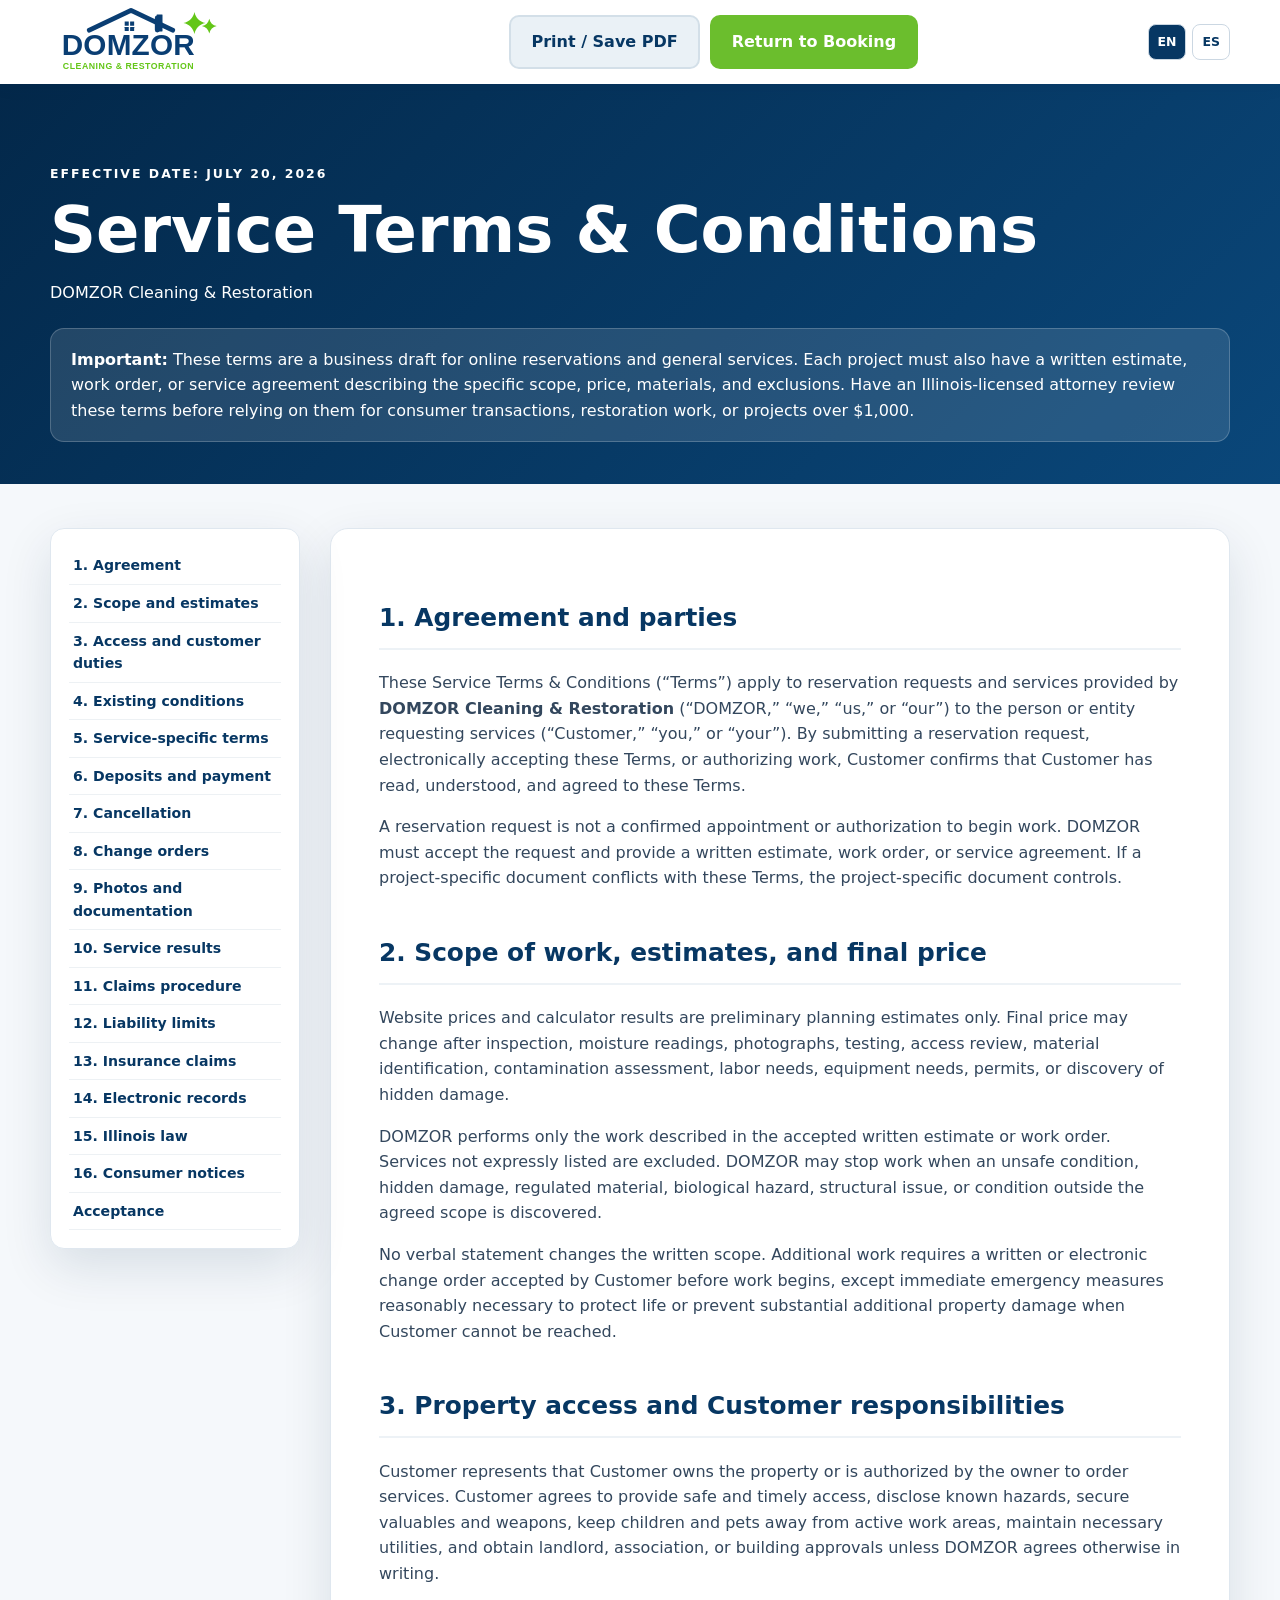
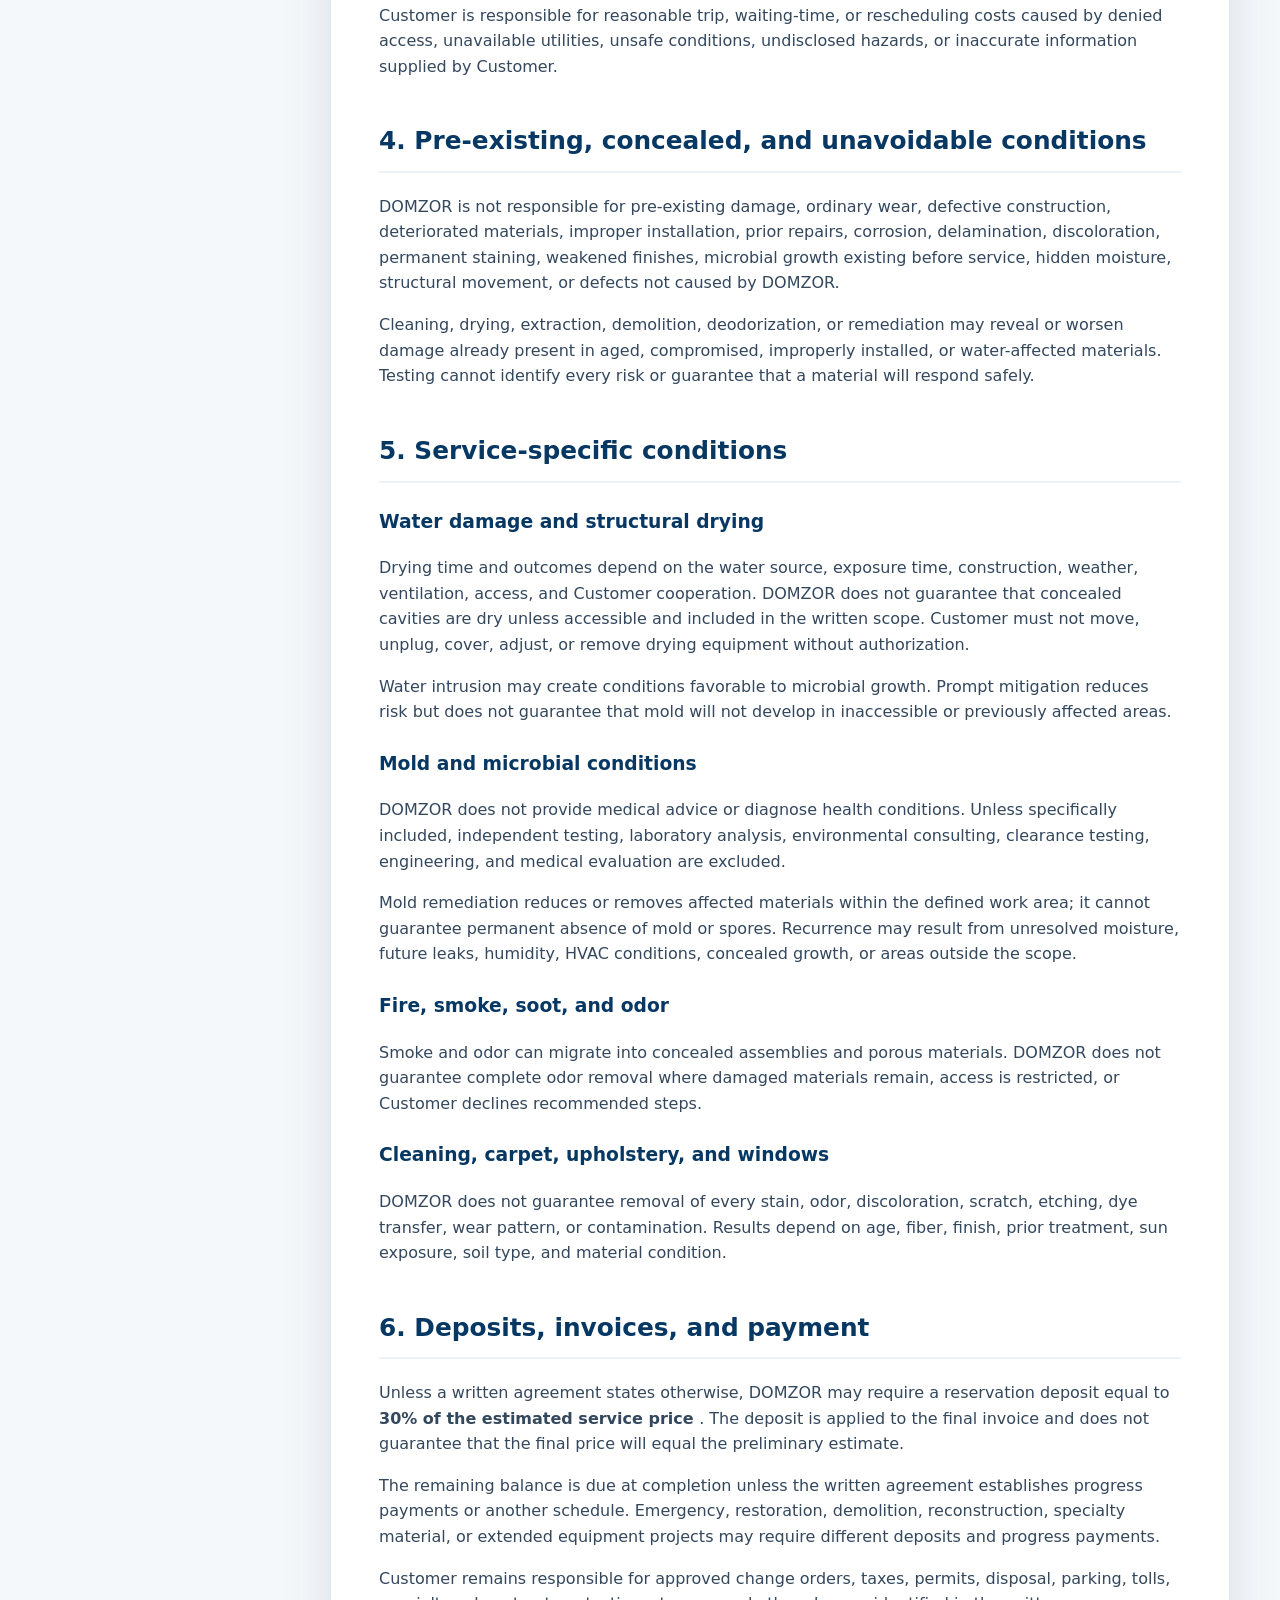
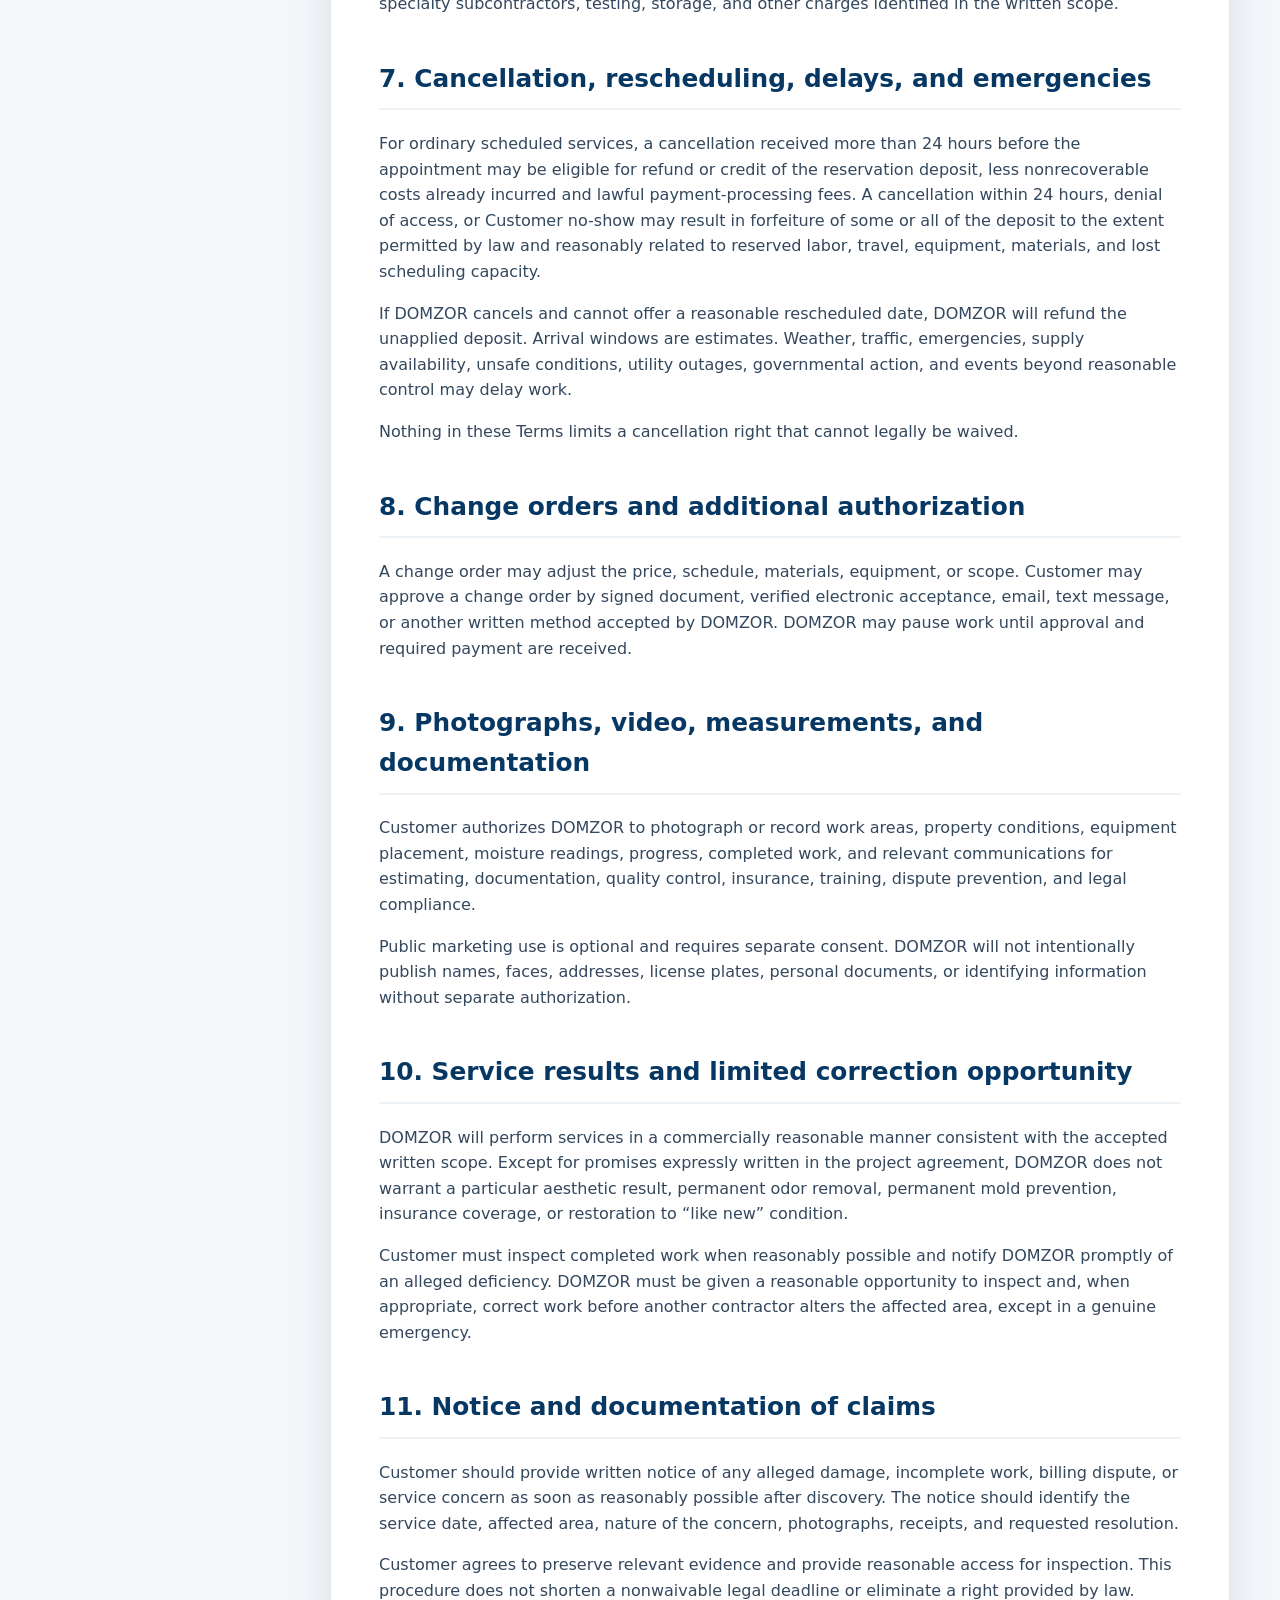
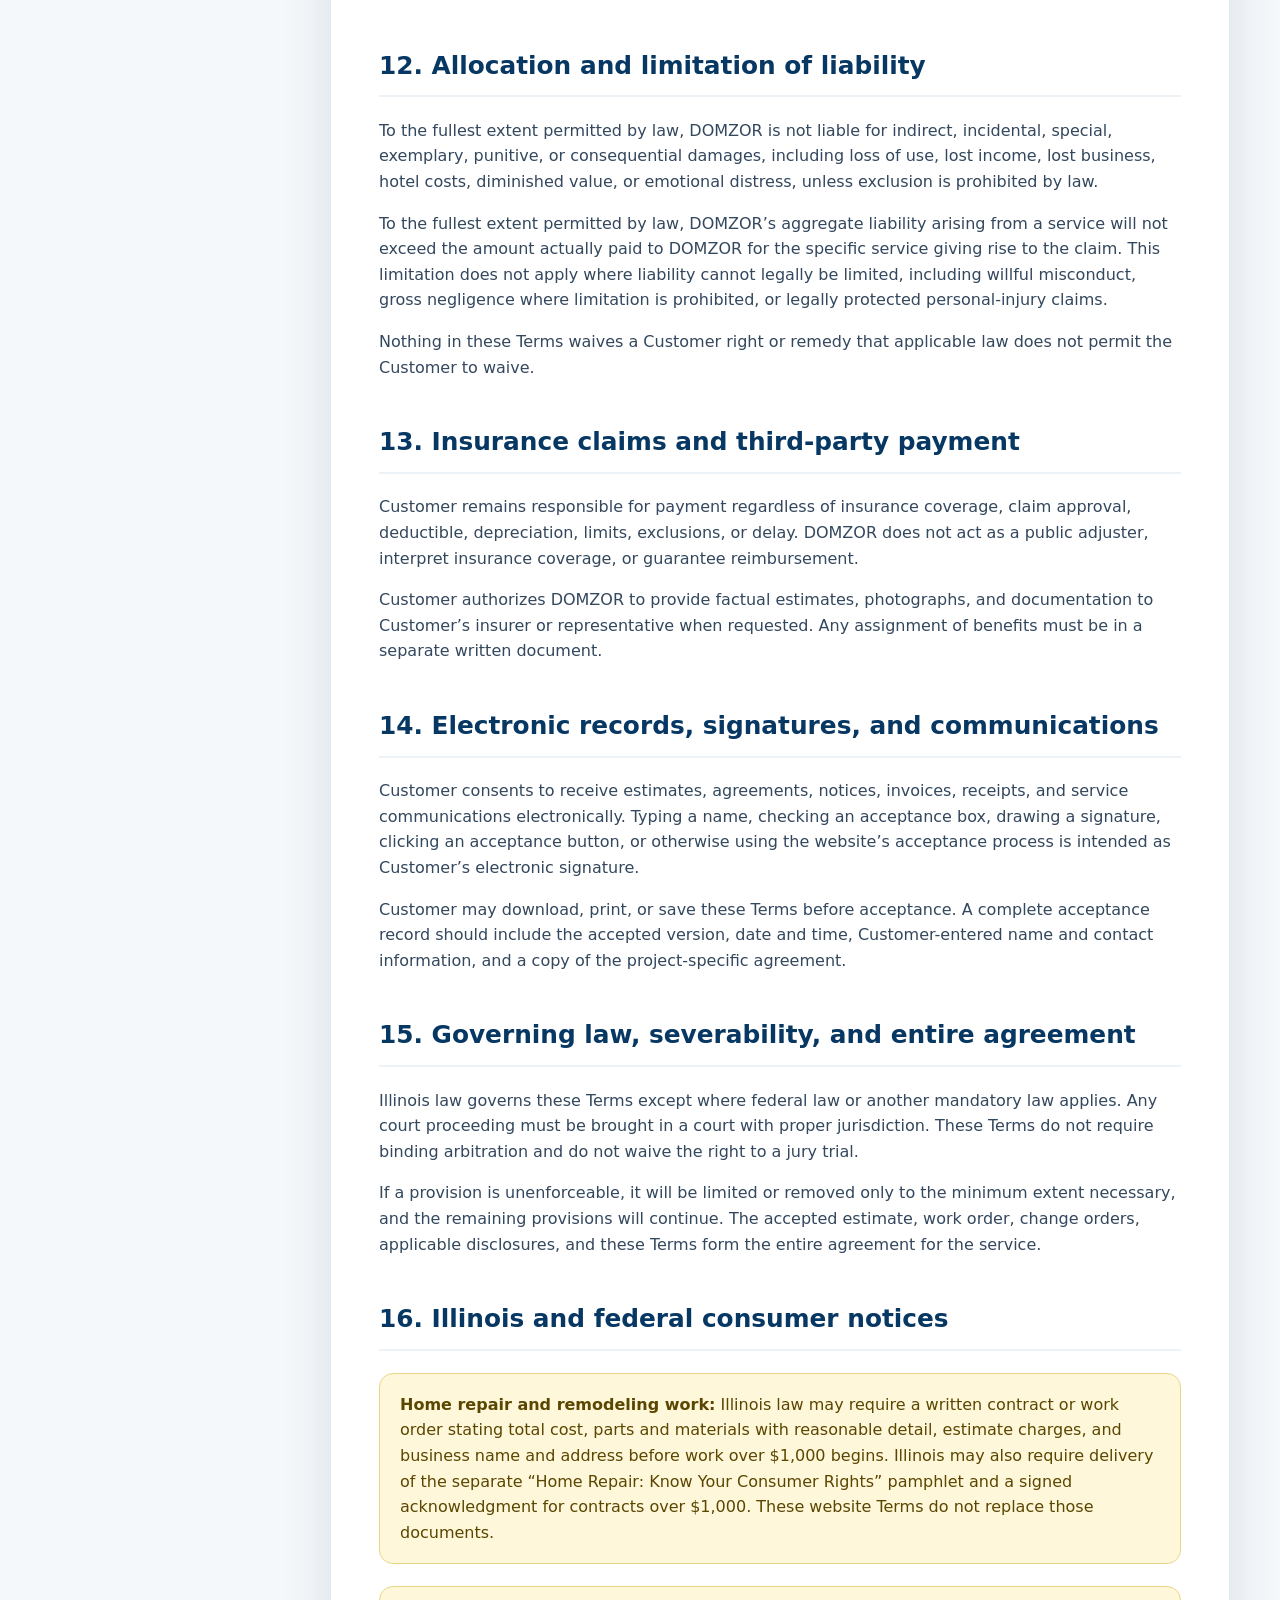
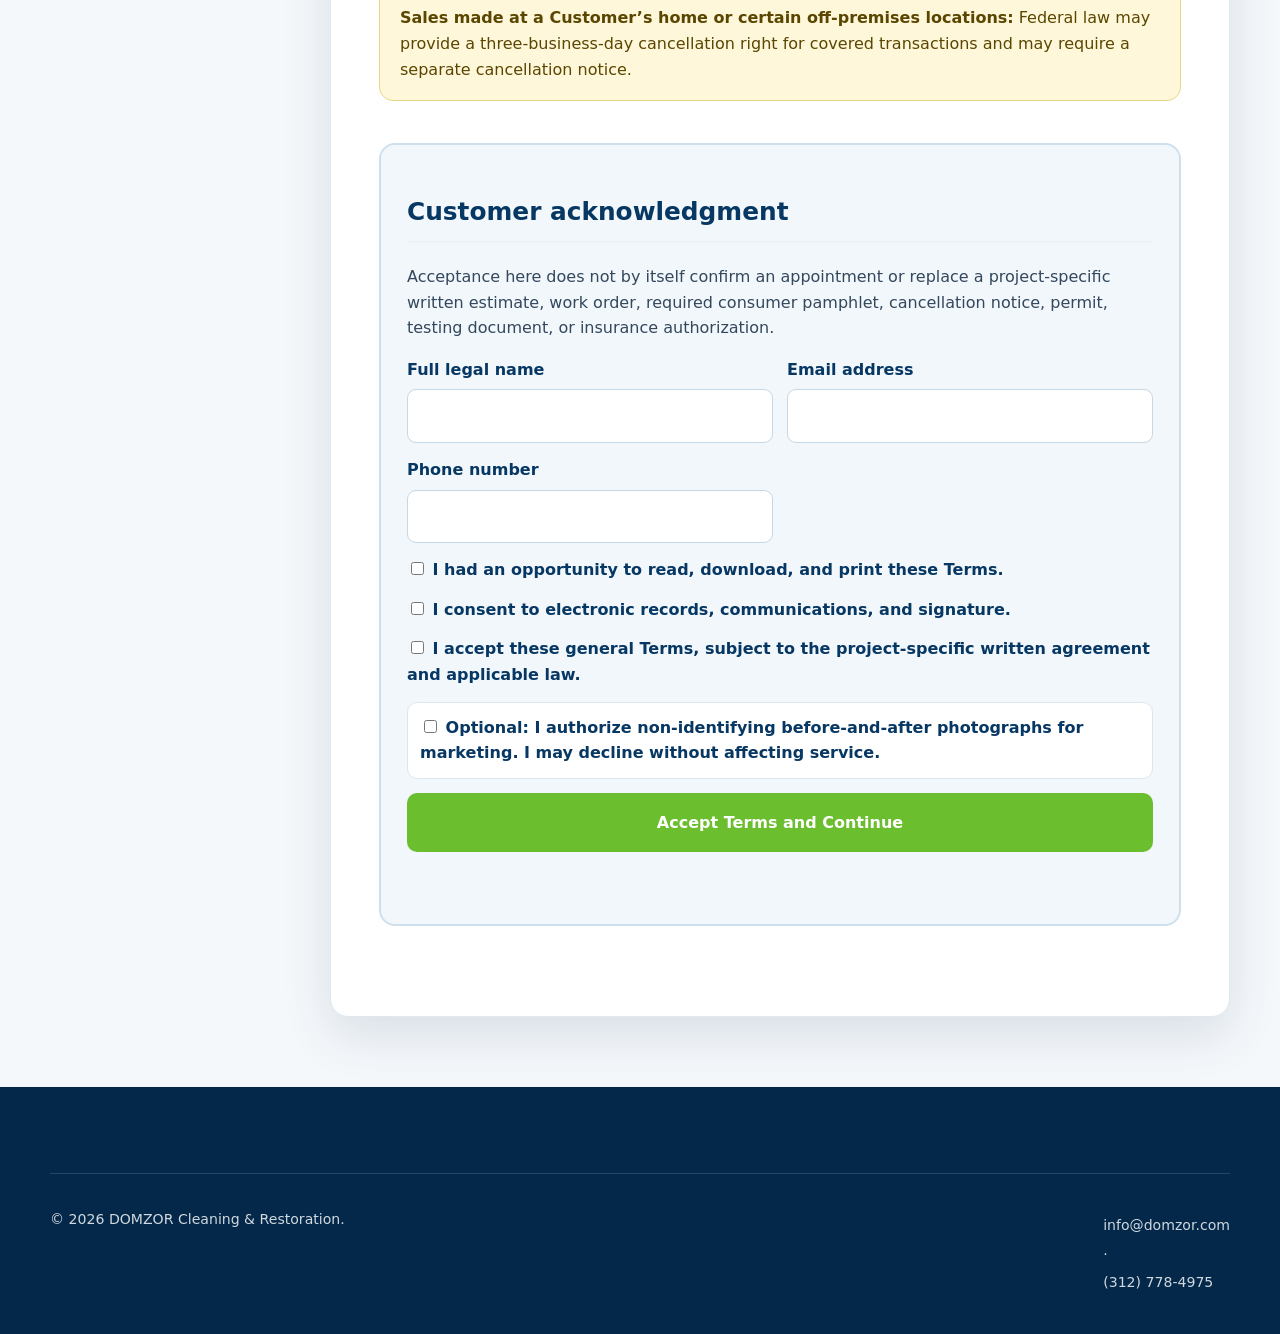
<file: legal-terms.html>
<!doctype html>
<html lang="en">
 <head>
  <meta charset="utf-8"/>
  <meta content="width=device-width, initial-scale=1" name="viewport"/>
  <title data-en="DOMZOR | Service Terms &amp; Conditions" data-es="DOMZOR | T&eacute;rminos y condiciones del servicio">
   DOMZOR | Service Terms &amp; Conditions
  </title>
  <meta content="DOMZOR Cleaning &amp; Restoration service terms and electronic acceptance." name="description"/>
  <meta content="#073763" name="theme-color"/>
  <link href="favicon.svg" rel="icon" type="image/svg+xml"/>
  <link href="manifest.json" rel="manifest"/>
  <link href="assets/apple-touch-icon.png" rel="apple-touch-icon"/>
  <link href="style.css" rel="stylesheet"/>
  <link href="terms.css" rel="stylesheet"/>
  <script defer="" src="terms.js?v=20260724-2">
  </script>
  <link href="bilingual.css" rel="stylesheet"/>
  <script defer="True" src="bilingual.js">
  </script>
 </head>
 <body>
  <header class="site-header">
   <div class="container header-inner">
    <a class="brand" href="index.html">
     <img alt="DOMZOR Cleaning &amp; Restoration" src="domzor-logo.svg"/>
    </a>
    <div class="terms-header-actions">
     <button class="btn btn-secondary" data-en="Print / Save PDF" data-es="Imprimir / Guardar PDF" id="print-terms" type="button">
      Print / Save PDF
     </button>
     <a class="btn btn-primary" data-en="Return to Booking" data-es="Volver a reservas" href="pricing.html#booking">
      Return to Booking
     </a>
    </div>
   </div>
  </header>
  <main class="legal-page">
   <section class="legal-hero">
    <div class="container">
     <p class="eyebrow" data-en="Effective date: July 20, 2026" data-es="Fecha de vigencia: 20 de julio de 2026">
      Effective date: July 20, 2026
     </p>
     <h1 data-en="Service Terms &amp; Conditions" data-es="T&eacute;rminos y condiciones del servicio">
      Service Terms &amp; Conditions
     </h1>
     <p data-en="DOMZOR Cleaning &amp; Restoration" data-es="DOMZOR Limpieza y Restauraci&oacute;n">
      DOMZOR Cleaning &amp; Restoration
     </p>
     <div class="legal-alert">
      <strong data-en="Important:" data-es="Importante:">
       Important:
      </strong>
      <span data-en="These terms are a business draft for online reservations and general services. Each project must also have a written estimate, work order, or service agreement describing the specific scope, price, materials, and exclusions. Have an Illinois-licensed attorney review these terms before relying on them for consumer transactions, restoration work, or projects over $1,000." data-es="Estos t&eacute;rminos son un borrador comercial para reservas en l&iacute;nea y servicios generales. Cada proyecto tambi&eacute;n debe tener una cotizaci&oacute;n, orden de trabajo o acuerdo de servicio por escrito que describa el alcance, precio, materiales y exclusiones. Un abogado con licencia en Illinois debe revisar estos t&eacute;rminos antes de utilizarlos en transacciones con consumidores, trabajos de restauraci&oacute;n o proyectos superiores a $1,000.">
       These terms are a business draft for online reservations and general services. Each project must also have a written estimate, work order, or service agreement describing the specific scope, price, materials, and exclusions. Have an Illinois-licensed attorney review these terms before relying on them for consumer transactions, restoration work, or projects over $1,000.
      </span>
     </div>
    </div>
   </section>
   <section class="container legal-layout">
    <aside class="legal-nav">
     <a data-en="1. Agreement" data-es="1. Acuerdo" href="#agreement">
      1. Agreement
     </a>
     <a data-en="2. Scope and estimates" data-es="2. Alcance y cotizaciones" href="#scope">
      2. Scope and estimates
     </a>
     <a data-en="3. Access and customer duties" data-es="3. Acceso y obligaciones del cliente" href="#access">
      3. Access and customer duties
     </a>
     <a data-en="4. Existing conditions" data-es="4. Condiciones existentes" href="#conditions">
      4. Existing conditions
     </a>
     <a data-en="5. Service-specific terms" data-es="5. T&eacute;rminos espec&iacute;ficos del servicio" href="#special">
      5. Service-specific terms
     </a>
     <a data-en="6. Deposits and payment" data-es="6. Dep&oacute;sitos y pagos" href="#payments">
      6. Deposits and payment
     </a>
     <a data-en="7. Cancellation" data-es="7. Cancelaci&oacute;n" href="#cancellations">
      7. Cancellation
     </a>
     <a data-en="8. Change orders" data-es="8. &Oacute;rdenes de cambio" href="#changes">
      8. Change orders
     </a>
     <a data-en="9. Photos and documentation" data-es="9. Fotograf&iacute;as y documentaci&oacute;n" href="#photos">
      9. Photos and documentation
     </a>
     <a data-en="10. Service results" data-es="10. Resultados del servicio" href="#warranty">
      10. Service results
     </a>
     <a data-en="11. Claims procedure" data-es="11. Procedimiento de reclamaciones" href="#claims">
      11. Claims procedure
     </a>
     <a data-en="12. Liability limits" data-es="12. L&iacute;mites de responsabilidad" href="#liability">
      12. Liability limits
     </a>
     <a data-en="13. Insurance claims" data-es="13. Reclamaciones de seguro" href="#insurance">
      13. Insurance claims
     </a>
     <a data-en="14. Electronic records" data-es="14. Registros electr&oacute;nicos" href="#electronic">
      14. Electronic records
     </a>
     <a data-en="15. Illinois law" data-es="15. Ley de Illinois" href="#law">
      15. Illinois law
     </a>
     <a data-en="16. Consumer notices" data-es="16. Avisos al consumidor" href="#consumer">
      16. Consumer notices
     </a>
     <a data-en="Acceptance" data-es="Aceptaci&oacute;n" href="#acceptance">
      Acceptance
     </a>
    </aside>
    <article class="legal-content">
     <section id="agreement">
      <h2 data-en="1. Agreement and parties" data-es="1. Acuerdo y partes">
       1. Agreement and parties
      </h2>
      <p>
       These Service Terms &amp; Conditions (&ldquo;Terms&rdquo;) apply to reservation requests and services provided by
       <strong data-en="DOMZOR Cleaning &amp; Restoration" data-es="DOMZOR Limpieza y Restauraci&oacute;n">
        DOMZOR Cleaning &amp; Restoration
       </strong>
       (&ldquo;DOMZOR,&rdquo; &ldquo;we,&rdquo; &ldquo;us,&rdquo; or &ldquo;our&rdquo;) to the person or entity requesting services (&ldquo;Customer,&rdquo; &ldquo;you,&rdquo; or &ldquo;your&rdquo;). By submitting a reservation request, electronically accepting these Terms, or authorizing work, Customer confirms that Customer has read, understood, and agreed to these Terms.
      </p>
      <p data-en="A reservation request is not a confirmed appointment or authorization to begin work. DOMZOR must accept the request and provide a written estimate, work order, or service agreement. If a project-specific document conflicts with these Terms, the project-specific document controls." data-es="Una solicitud de reserva no es una cita confirmada ni una autorizaci&oacute;n para comenzar el trabajo. DOMZOR debe aceptar la solicitud y entregar una cotizaci&oacute;n, orden de trabajo o acuerdo de servicio por escrito. Si un documento espec&iacute;fico del proyecto entra en conflicto con estos T&eacute;rminos, prevalece el documento espec&iacute;fico.">
       A reservation request is not a confirmed appointment or authorization to begin work. DOMZOR must accept the request and provide a written estimate, work order, or service agreement. If a project-specific document conflicts with these Terms, the project-specific document controls.
      </p>
     </section>
     <section id="scope">
      <h2 data-en="2. Scope of work, estimates, and final price" data-es="2. Alcance del trabajo, cotizaciones y precio final">
       2. Scope of work, estimates, and final price
      </h2>
      <p data-en="Website prices and calculator results are preliminary planning estimates only. Final price may change after inspection, moisture readings, photographs, testing, access review, material identification, contamination assessment, labor needs, equipment needs, permits, or discovery of hidden damage." data-es="Los precios del sitio web y los resultados de la calculadora son estimaciones preliminares. El precio final puede cambiar despu&eacute;s de una inspecci&oacute;n, mediciones de humedad, fotograf&iacute;as, pruebas, revisi&oacute;n de acceso, identificaci&oacute;n de materiales, evaluaci&oacute;n de contaminaci&oacute;n, necesidades de mano de obra o equipo, permisos o descubrimiento de da&ntilde;os ocultos.">
       Website prices and calculator results are preliminary planning estimates only. Final price may change after inspection, moisture readings, photographs, testing, access review, material identification, contamination assessment, labor needs, equipment needs, permits, or discovery of hidden damage.
      </p>
      <p data-en="DOMZOR performs only the work described in the accepted written estimate or work order. Services not expressly listed are excluded. DOMZOR may stop work when an unsafe condition, hidden damage, regulated material, biological hazard, structural issue, or condition outside the agreed scope is discovered." data-es="DOMZOR realiza &uacute;nicamente el trabajo descrito en la cotizaci&oacute;n u orden de trabajo aceptada por escrito. Los servicios no indicados expresamente quedan excluidos. DOMZOR puede detener el trabajo si descubre una condici&oacute;n insegura, da&ntilde;o oculto, material regulado, peligro biol&oacute;gico, problema estructural o condici&oacute;n fuera del alcance acordado.">
       DOMZOR performs only the work described in the accepted written estimate or work order. Services not expressly listed are excluded. DOMZOR may stop work when an unsafe condition, hidden damage, regulated material, biological hazard, structural issue, or condition outside the agreed scope is discovered.
      </p>
      <p data-en="No verbal statement changes the written scope. Additional work requires a written or electronic change order accepted by Customer before work begins, except immediate emergency measures reasonably necessary to protect life or prevent substantial additional property damage when Customer cannot be reached." data-es="Ninguna declaraci&oacute;n verbal modifica el alcance escrito. Los trabajos adicionales requieren una orden de cambio escrita o electr&oacute;nica aceptada por el cliente antes de comenzar, excepto medidas de emergencia razonablemente necesarias para proteger vidas o evitar da&ntilde;os sustanciales adicionales cuando no sea posible localizar al cliente.">
       No verbal statement changes the written scope. Additional work requires a written or electronic change order accepted by Customer before work begins, except immediate emergency measures reasonably necessary to protect life or prevent substantial additional property damage when Customer cannot be reached.
      </p>
     </section>
     <section id="access">
      <h2 data-en="3. Property access and Customer responsibilities" data-es="3. Acceso a la propiedad y responsabilidades del cliente">
       3. Property access and Customer responsibilities
      </h2>
      <p>
       Customer represents that Customer owns the property or is authorized by the owner to order services. Customer agrees to provide safe and timely access, disclose known hazards, secure valuables and weapons, keep children and pets away from active work areas, maintain necessary utilities, and obtain landlord, association, or building approvals unless DOMZOR agrees otherwise in writing.
      </p>
      <p data-en="Customer is responsible for reasonable trip, waiting-time, or rescheduling costs caused by denied access, unavailable utilities, unsafe conditions, undisclosed hazards, or inaccurate information supplied by Customer." data-es="El cliente es responsable de costos razonables de viaje, espera o reprogramaci&oacute;n causados por acceso denegado, servicios p&uacute;blicos no disponibles, condiciones inseguras, peligros no revelados o informaci&oacute;n incorrecta proporcionada por el cliente.">
       Customer is responsible for reasonable trip, waiting-time, or rescheduling costs caused by denied access, unavailable utilities, unsafe conditions, undisclosed hazards, or inaccurate information supplied by Customer.
      </p>
     </section>
     <section id="conditions">
      <h2 data-en="4. Pre-existing, concealed, and unavoidable conditions" data-es="4. Condiciones preexistentes, ocultas e inevitables">
       4. Pre-existing, concealed, and unavoidable conditions
      </h2>
      <p>
       DOMZOR is not responsible for pre-existing damage, ordinary wear, defective construction, deteriorated materials, improper installation, prior repairs, corrosion, delamination, discoloration, permanent staining, weakened finishes, microbial growth existing before service, hidden moisture, structural movement, or defects not caused by DOMZOR.
      </p>
      <p data-en="Cleaning, drying, extraction, demolition, deodorization, or remediation may reveal or worsen damage already present in aged, compromised, improperly installed, or water-affected materials. Testing cannot identify every risk or guarantee that a material will respond safely." data-es="La limpieza, el secado, la extracci&oacute;n, la demolici&oacute;n, la desodorizaci&oacute;n o la remediaci&oacute;n pueden revelar o agravar da&ntilde;os ya existentes en materiales envejecidos, comprometidos, mal instalados o afectados por agua. Las pruebas no pueden identificar todos los riesgos ni garantizar que un material responda de forma segura.">
       Cleaning, drying, extraction, demolition, deodorization, or remediation may reveal or worsen damage already present in aged, compromised, improperly installed, or water-affected materials. Testing cannot identify every risk or guarantee that a material will respond safely.
      </p>
     </section>
     <section id="special">
      <h2 data-en="5. Service-specific conditions" data-es="5. Condiciones espec&iacute;ficas del servicio">
       5. Service-specific conditions
      </h2>
      <h3 data-en="Water damage and structural drying" data-es="Da&ntilde;os por agua y secado estructural">
       Water damage and structural drying
      </h3>
      <p>
       Drying time and outcomes depend on the water source, exposure time, construction, weather, ventilation, access, and Customer cooperation. DOMZOR does not guarantee that concealed cavities are dry unless accessible and included in the written scope. Customer must not move, unplug, cover, adjust, or remove drying equipment without authorization.
      </p>
      <p data-en="Water intrusion may create conditions favorable to microbial growth. Prompt mitigation reduces risk but does not guarantee that mold will not develop in inaccessible or previously affected areas." data-es="La entrada de agua puede crear condiciones favorables para el crecimiento microbiano. Una mitigaci&oacute;n r&aacute;pida reduce el riesgo, pero no garantiza que no aparezca moho en &aacute;reas inaccesibles o previamente afectadas.">
       Water intrusion may create conditions favorable to microbial growth. Prompt mitigation reduces risk but does not guarantee that mold will not develop in inaccessible or previously affected areas.
      </p>
      <h3 data-en="Mold and microbial conditions" data-es="Condiciones de moho y microorganismos">
       Mold and microbial conditions
      </h3>
      <p>
       DOMZOR does not provide medical advice or diagnose health conditions. Unless specifically included, independent testing, laboratory analysis, environmental consulting, clearance testing, engineering, and medical evaluation are excluded.
      </p>
      <p>
       Mold remediation reduces or removes affected materials within the defined work area; it cannot guarantee permanent absence of mold or spores. Recurrence may result from unresolved moisture, future leaks, humidity, HVAC conditions, concealed growth, or areas outside the scope.
      </p>
      <h3 data-en="Fire, smoke, soot, and odor" data-es="Incendio, humo, holl&iacute;n y olores">
       Fire, smoke, soot, and odor
      </h3>
      <p>
       Smoke and odor can migrate into concealed assemblies and porous materials. DOMZOR does not guarantee complete odor removal where damaged materials remain, access is restricted, or Customer declines recommended steps.
      </p>
      <h3 data-en="Cleaning, carpet, upholstery, and windows" data-es="Limpieza, alfombras, tapicer&iacute;a y ventanas">
       Cleaning, carpet, upholstery, and windows
      </h3>
      <p>
       DOMZOR does not guarantee removal of every stain, odor, discoloration, scratch, etching, dye transfer, wear pattern, or contamination. Results depend on age, fiber, finish, prior treatment, sun exposure, soil type, and material condition.
      </p>
     </section>
     <section id="payments">
      <h2 data-en="6. Deposits, invoices, and payment" data-es="6. Dep&oacute;sitos, facturas y pagos">
       6. Deposits, invoices, and payment
      </h2>
      <p>
       Unless a written agreement states otherwise, DOMZOR may require a reservation deposit equal to
       <strong>
        30% of the estimated service price
       </strong>
       . The deposit is applied to the final invoice and does not guarantee that the final price will equal the preliminary estimate.
      </p>
      <p>
       The remaining balance is due at completion unless the written agreement establishes progress payments or another schedule. Emergency, restoration, demolition, reconstruction, specialty material, or extended equipment projects may require different deposits and progress payments.
      </p>
      <p>
       Customer remains responsible for approved change orders, taxes, permits, disposal, parking, tolls, specialty subcontractors, testing, storage, and other charges identified in the written scope.
      </p>
     </section>
     <section id="cancellations">
      <h2 data-en="7. Cancellation, rescheduling, delays, and emergencies" data-es="7. Cancelaciones, reprogramaciones, retrasos y emergencias">
       7. Cancellation, rescheduling, delays, and emergencies
      </h2>
      <p>
       For ordinary scheduled services, a cancellation received more than 24 hours before the appointment may be eligible for refund or credit of the reservation deposit, less nonrecoverable costs already incurred and lawful payment-processing fees. A cancellation within 24 hours, denial of access, or Customer no-show may result in forfeiture of some or all of the deposit to the extent permitted by law and reasonably related to reserved labor, travel, equipment, materials, and lost scheduling capacity.
      </p>
      <p>
       If DOMZOR cancels and cannot offer a reasonable rescheduled date, DOMZOR will refund the unapplied deposit. Arrival windows are estimates. Weather, traffic, emergencies, supply availability, unsafe conditions, utility outages, governmental action, and events beyond reasonable control may delay work.
      </p>
      <p data-en="Nothing in these Terms limits a cancellation right that cannot legally be waived." data-es="Nada en estos T&eacute;rminos limita un derecho de cancelaci&oacute;n que legalmente no pueda renunciarse.">
       Nothing in these Terms limits a cancellation right that cannot legally be waived.
      </p>
     </section>
     <section id="changes">
      <h2 data-en="8. Change orders and additional authorization" data-es="8. &Oacute;rdenes de cambio y autorizaci&oacute;n adicional">
       8. Change orders and additional authorization
      </h2>
      <p>
       A change order may adjust the price, schedule, materials, equipment, or scope. Customer may approve a change order by signed document, verified electronic acceptance, email, text message, or another written method accepted by DOMZOR. DOMZOR may pause work until approval and required payment are received.
      </p>
     </section>
     <section id="photos">
      <h2 data-en="9. Photographs, video, measurements, and documentation" data-es="9. Fotograf&iacute;as, video, mediciones y documentaci&oacute;n">
       9. Photographs, video, measurements, and documentation
      </h2>
      <p>
       Customer authorizes DOMZOR to photograph or record work areas, property conditions, equipment placement, moisture readings, progress, completed work, and relevant communications for estimating, documentation, quality control, insurance, training, dispute prevention, and legal compliance.
      </p>
      <p data-en="Public marketing use is optional and requires separate consent. DOMZOR will not intentionally publish names, faces, addresses, license plates, personal documents, or identifying information without separate authorization." data-es="El uso publicitario es opcional y requiere consentimiento separado. DOMZOR no publicar&aacute; intencionalmente nombres, rostros, direcciones, matr&iacute;culas, documentos personales ni informaci&oacute;n identificable sin autorizaci&oacute;n separada.">
       Public marketing use is optional and requires separate consent. DOMZOR will not intentionally publish names, faces, addresses, license plates, personal documents, or identifying information without separate authorization.
      </p>
     </section>
     <section id="warranty">
      <h2 data-en="10. Service results and limited correction opportunity" data-es="10. Resultados del servicio y oportunidad limitada de correcci&oacute;n">
       10. Service results and limited correction opportunity
      </h2>
      <p>
       DOMZOR will perform services in a commercially reasonable manner consistent with the accepted written scope. Except for promises expressly written in the project agreement, DOMZOR does not warrant a particular aesthetic result, permanent odor removal, permanent mold prevention, insurance coverage, or restoration to &ldquo;like new&rdquo; condition.
      </p>
      <p>
       Customer must inspect completed work when reasonably possible and notify DOMZOR promptly of an alleged deficiency. DOMZOR must be given a reasonable opportunity to inspect and, when appropriate, correct work before another contractor alters the affected area, except in a genuine emergency.
      </p>
     </section>
     <section id="claims">
      <h2 data-en="11. Notice and documentation of claims" data-es="11. Aviso y documentaci&oacute;n de reclamaciones">
       11. Notice and documentation of claims
      </h2>
      <p>
       Customer should provide written notice of any alleged damage, incomplete work, billing dispute, or service concern as soon as reasonably possible after discovery. The notice should identify the service date, affected area, nature of the concern, photographs, receipts, and requested resolution.
      </p>
      <p data-en="Customer agrees to preserve relevant evidence and provide reasonable access for inspection. This procedure does not shorten a nonwaivable legal deadline or eliminate a right provided by law." data-es="El cliente acepta conservar la evidencia relevante y proporcionar acceso razonable para una inspecci&oacute;n. Este procedimiento no reduce ning&uacute;n plazo legal irrenunciable ni elimina derechos otorgados por la ley.">
       Customer agrees to preserve relevant evidence and provide reasonable access for inspection. This procedure does not shorten a nonwaivable legal deadline or eliminate a right provided by law.
      </p>
     </section>
     <section id="liability">
      <h2 data-en="12. Allocation and limitation of liability" data-es="12. Distribuci&oacute;n y limitaci&oacute;n de responsabilidad">
       12. Allocation and limitation of liability
      </h2>
      <p>
       To the fullest extent permitted by law, DOMZOR is not liable for indirect, incidental, special, exemplary, punitive, or consequential damages, including loss of use, lost income, lost business, hotel costs, diminished value, or emotional distress, unless exclusion is prohibited by law.
      </p>
      <p>
       To the fullest extent permitted by law, DOMZOR&rsquo;s aggregate liability arising from a service will not exceed the amount actually paid to DOMZOR for the specific service giving rise to the claim. This limitation does not apply where liability cannot legally be limited, including willful misconduct, gross negligence where limitation is prohibited, or legally protected personal-injury claims.
      </p>
      <p data-en="Nothing in these Terms waives a Customer right or remedy that applicable law does not permit the Customer to waive." data-es="Nada en estos T&eacute;rminos renuncia a un derecho o recurso del cliente que la ley aplicable no permita renunciar.">
       Nothing in these Terms waives a Customer right or remedy that applicable law does not permit the Customer to waive.
      </p>
     </section>
     <section id="insurance">
      <h2 data-en="13. Insurance claims and third-party payment" data-es="13. Reclamaciones de seguro y pagos de terceros">
       13. Insurance claims and third-party payment
      </h2>
      <p>
       Customer remains responsible for payment regardless of insurance coverage, claim approval, deductible, depreciation, limits, exclusions, or delay. DOMZOR does not act as a public adjuster, interpret insurance coverage, or guarantee reimbursement.
      </p>
      <p>
       Customer authorizes DOMZOR to provide factual estimates, photographs, and documentation to Customer&rsquo;s insurer or representative when requested. Any assignment of benefits must be in a separate written document.
      </p>
     </section>
     <section id="electronic">
      <h2 data-en="14. Electronic records, signatures, and communications" data-es="14. Registros electr&oacute;nicos, firmas y comunicaciones">
       14. Electronic records, signatures, and communications
      </h2>
      <p>
       Customer consents to receive estimates, agreements, notices, invoices, receipts, and service communications electronically. Typing a name, checking an acceptance box, drawing a signature, clicking an acceptance button, or otherwise using the website&rsquo;s acceptance process is intended as Customer&rsquo;s electronic signature.
      </p>
      <p>
       Customer may download, print, or save these Terms before acceptance. A complete acceptance record should include the accepted version, date and time, Customer-entered name and contact information, and a copy of the project-specific agreement.
      </p>
     </section>
     <section id="law">
      <h2 data-en="15. Governing law, severability, and entire agreement" data-es="15. Ley aplicable, separabilidad y acuerdo completo">
       15. Governing law, severability, and entire agreement
      </h2>
      <p>
       Illinois law governs these Terms except where federal law or another mandatory law applies. Any court proceeding must be brought in a court with proper jurisdiction. These Terms do not require binding arbitration and do not waive the right to a jury trial.
      </p>
      <p>
       If a provision is unenforceable, it will be limited or removed only to the minimum extent necessary, and the remaining provisions will continue. The accepted estimate, work order, change orders, applicable disclosures, and these Terms form the entire agreement for the service.
      </p>
     </section>
     <section id="consumer">
      <h2 data-en="16. Illinois and federal consumer notices" data-es="16. Avisos estatales y federales al consumidor">
       16. Illinois and federal consumer notices
      </h2>
      <div class="legal-alert warning">
       <strong data-en="Home repair and remodeling work:" data-es="Trabajos de reparaci&oacute;n y remodelaci&oacute;n residencial:">
        Home repair and remodeling work:
       </strong>
       Illinois law may require a written contract or work order stating total cost, parts and materials with reasonable detail, estimate charges, and business name and address before work over $1,000 begins. Illinois may also require delivery of the separate &ldquo;Home Repair: Know Your Consumer Rights&rdquo; pamphlet and a signed acknowledgment for contracts over $1,000. These website Terms do not replace those documents.
      </div>
      <div class="legal-alert warning">
       <strong data-en="Sales made at a Customer&rsquo;s home or certain off-premises locations:" data-es="Ventas realizadas en el hogar del cliente u otros lugares fuera del establecimiento:">
        Sales made at a Customer&rsquo;s home or certain off-premises locations:
       </strong>
       <span data-en="Federal law may provide a three-business-day cancellation right for covered transactions and may require a separate cancellation notice." data-es="La ley federal puede conceder un derecho de cancelaci&oacute;n de tres d&iacute;as h&aacute;biles para ciertas transacciones y exigir un aviso de cancelaci&oacute;n separado.">
        Federal law may provide a three-business-day cancellation right for covered transactions and may require a separate cancellation notice.
       </span>
      </div>
     </section>
     <section class="acceptance-panel" id="acceptance">
      <h2 data-en="Customer acknowledgment" data-es="Reconocimiento del cliente">
       Customer acknowledgment
      </h2>
      <p data-en="Acceptance here does not by itself confirm an appointment or replace a project-specific written estimate, work order, required consumer pamphlet, cancellation notice, permit, testing document, or insurance authorization." data-es="La aceptaci&oacute;n aqu&iacute; no confirma por s&iacute; sola una cita ni sustituye una cotizaci&oacute;n escrita espec&iacute;fica, orden de trabajo, folleto obligatorio para consumidores, aviso de cancelaci&oacute;n, permiso, documento de pruebas o autorizaci&oacute;n de seguro.">
       Acceptance here does not by itself confirm an appointment or replace a project-specific written estimate, work order, required consumer pamphlet, cancellation notice, permit, testing document, or insurance authorization.
      </p>
      <form id="terms-acceptance-form">
       <label>
        <span data-en="Full legal name" data-es="Nombre legal completo">
         Full legal name
        </span>
        <input autocomplete="name" id="accept-name" required="" type="text"/>
       </label>
       <label>
        <span data-en="Email address" data-es="Correo electr&oacute;nico">
         Email address
        </span>
        <input autocomplete="email" id="accept-email" required="" type="email"/>
       </label>
       <label>
        <span data-en="Phone number" data-es="N&uacute;mero de tel&eacute;fono">
         Phone number
        </span>
        <input autocomplete="tel" id="accept-phone" required="" type="tel"/>
       </label>
       <label class="check-row">
        <input id="accept-read" required="" type="checkbox"/>
        <span data-en="I had an opportunity to read, download, and print these Terms." data-es="Tuve la oportunidad de leer, descargar e imprimir estos T&eacute;rminos.">
         I had an opportunity to read, download, and print these Terms.
        </span>
       </label>
       <label class="check-row">
        <input id="accept-electronic" required="" type="checkbox"/>
        <span data-en="I consent to electronic records, communications, and signature." data-es="Acepto los registros, comunicaciones y firma electr&oacute;nicos.">
         I consent to electronic records, communications, and signature.
        </span>
       </label>
       <label class="check-row">
        <input id="accept-terms" required="" type="checkbox"/>
        <span data-en="I accept these general Terms, subject to the project-specific written agreement and applicable law." data-es="Acepto estos T&eacute;rminos generales, sujetos al acuerdo escrito espec&iacute;fico del proyecto y a la ley aplicable.">
         I accept these general Terms, subject to the project-specific written agreement and applicable law.
        </span>
       </label>
       <label class="check-row optional-consent">
        <input id="accept-marketing-photos" type="checkbox"/>
        <span data-en="Optional: I authorize non-identifying before-and-after photographs for marketing. I may decline without affecting service." data-es="Opcional: autorizo el uso publicitario de fotograf&iacute;as del antes y despu&eacute;s que no me identifiquen. Puedo rechazarlo sin afectar el servicio.">
         Optional: I authorize non-identifying before-and-after photographs for marketing. I may decline without affecting service.
        </span>
       </label>
       <button class="btn btn-primary btn-large" data-en="Accept Terms and Continue" data-es="Aceptar t&eacute;rminos y continuar" type="submit">
        Accept Terms and Continue
       </button>
       <p aria-live="polite" id="acceptance-status" role="status">
       </p>
      </form>
     </section>
    </article>
   </section>
  </main>
  <footer class="site-footer">
   <div class="container footer-bottom">
    <p>
     &copy;
     <span id="year">
     </span>
     <span data-en="DOMZOR Cleaning &amp; Restoration." data-es="DOMZOR Limpieza y Restauraci&oacute;n.">
      DOMZOR Cleaning &amp; Restoration.
     </span>
    </p>
    <p>
     <a href="mailto:info@domzor.com">
      info@domzor.com
     </a>
     &middot;
     <a href="tel:+13127784975">
      (312) 778-4975
     </a>
    </p>
   </div>
  </footer>
 </body>
</html>
</file>
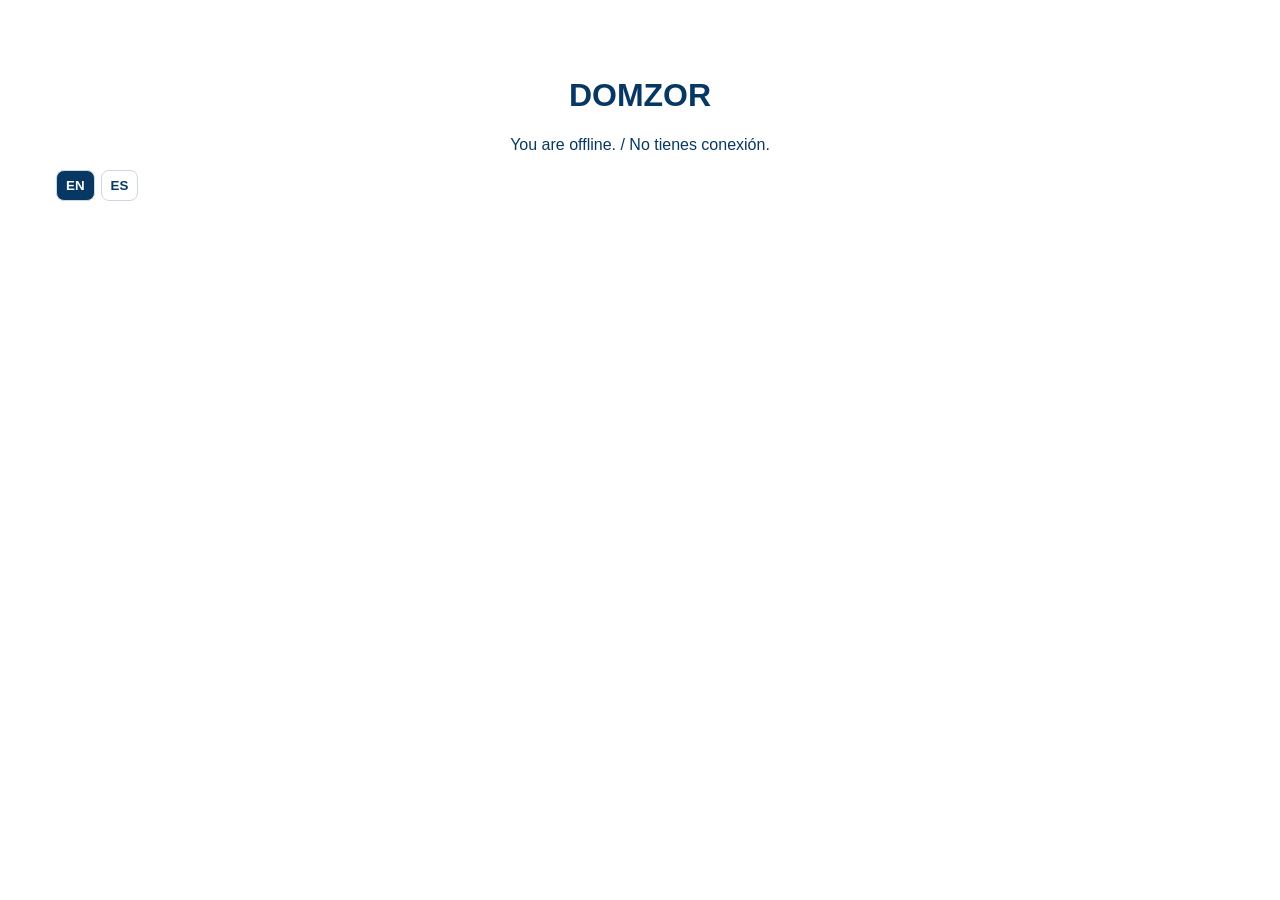
<file: offline.html>
<!doctype html>
<html lang="en">
 <meta charset="utf-8"/>
 <meta content="width=device-width" name="viewport"/>
 <title data-en="DOMZOR Offline" data-es="DOMZOR Offline">
  DOMZOR Offline
 </title>
 <link rel="stylesheet" href="bilingual.css">
<script defer src="bilingual.js"></script>
<body style="font-family:Arial;text-align:center;padding:3rem;color:#073763">
  <h1>
   DOMZOR
  </h1>
  <p>
   You are offline. / No tienes conexi&oacute;n.
  </p>
 </body>
</html>
</file>
<file: style.css>
:root {
  --navy:#073763; --navy-dark:#03284a; --green:#6bbe2d; --green-dark:#52a31f;
  --ink:#15233a; --muted:#607087; --light:#f5f8fb; --white:#fff;
  --border:#dfe7ef; --shadow:0 18px 50px rgba(4,40,74,.12);
  --radius:18px; --container:1180px;
}
*{box-sizing:border-box} html{scroll-behavior:smooth} body{margin:0;color:var(--ink);font-family:Inter,ui-sans-serif,system-ui,-apple-system,BlinkMacSystemFont,"Segoe UI",sans-serif;line-height:1.6;background:#fff}
img{max-width:100%;display:block} a{color:inherit} button,input,select,textarea{font:inherit}
.container{width:min(calc(100% - 32px),var(--container));margin-inline:auto}
.sr-only{position:absolute;width:1px;height:1px;padding:0;margin:-1px;overflow:hidden;clip:rect(0,0,0,0);white-space:nowrap;border:0}
.skip-link{position:fixed;left:12px;top:-100px;background:var(--navy);color:#fff;padding:10px 16px;z-index:2000;border-radius:8px}.skip-link:focus{top:12px}
.site-header{position:sticky;top:0;z-index:1000;background:rgba(255,255,255,.96);backdrop-filter:blur(14px);box-shadow:0 2px 16px rgba(3,40,74,.08)}
.header-inner{min-height:84px;display:flex;align-items:center;gap:24px}.brand{flex:0 0 230px}.brand img{width:225px}
.primary-nav{display:flex;align-items:center;gap:22px;margin-left:auto}.primary-nav>a{text-decoration:none;font-weight:700;font-size:.95rem}
.header-actions{display:flex;align-items:center;gap:14px}.phone-link{text-decoration:none;font-weight:800;color:var(--navy)}
.menu-toggle{display:none;width:46px;height:46px;border:0;background:transparent;padding:9px;cursor:pointer}.menu-toggle span:not(.sr-only){display:block;height:3px;background:var(--navy);margin:5px 0;border-radius:10px}
.language-switcher{display:flex;align-items:center;gap:8px;padding-left:8px;border-left:1px solid var(--border)}
.language-label{font-weight:800;font-size:.83rem;color:var(--navy)}.language-buttons{display:flex;gap:4px}.lang-btn{border:1px solid var(--border);background:#fff;color:var(--navy);padding:7px 9px;border-radius:8px;font-weight:800;cursor:pointer;font-size:.78rem}.lang-btn[aria-pressed="true"]{background:var(--navy);color:#fff;border-color:var(--navy)}
.btn{display:inline-flex;align-items:center;justify-content:center;border-radius:10px;padding:12px 20px;text-decoration:none;font-weight:900;border:2px solid transparent;cursor:pointer}.btn-primary{background:var(--green);color:#fff}.btn-primary:hover{background:var(--green-dark)}.btn-outline{border-color:#fff;color:#fff;background:transparent}.btn-large{padding:15px 25px}
.hero{position:relative;min-height:690px;display:flex;align-items:center;color:#fff;background-image:url("hero-worker.jpg");background-size:cover;background-position:center}.hero-overlay{position:absolute;inset:0;background:linear-gradient(90deg,rgba(3,40,74,.94) 0%,rgba(3,40,74,.72) 48%,rgba(3,40,74,.2) 100%)}.hero-content{position:relative;padding-block:90px;max-width:760px;margin-left:max(16px,calc((100vw - var(--container))/2))}.hero-logo{width:330px;margin-bottom:22px}.eyebrow{text-transform:uppercase;letter-spacing:.16em;font-weight:900;font-size:.78rem}.eyebrow.green{color:var(--green)}.hero h1{font-size:clamp(2.7rem,6vw,5.3rem);line-height:1.03;margin:12px 0 20px}.hero-copy{font-size:1.25rem;max-width:650px}.hero-cta{display:flex;gap:14px;flex-wrap:wrap;margin-top:30px}.trust-row{display:flex;gap:24px;flex-wrap:wrap;margin-top:28px;font-weight:800}.trust-row span:before{content:"✓";color:var(--green);margin-right:8px}
.section{padding:84px 0}.section-heading{text-align:center;max-width:760px;margin:0 auto 42px}.section-heading h2{font-size:clamp(2rem,4vw,3.1rem);line-height:1.1;color:var(--navy);margin:8px 0 14px}.section-heading p{color:var(--muted)}
.service-grid,.gallery-grid,.testimonial-grid{display:grid;grid-template-columns:repeat(3,1fr);gap:22px}.service-card{padding:28px;border:1px solid var(--border);border-radius:var(--radius);box-shadow:var(--shadow);background:#fff}.service-icon{font-size:2rem;color:var(--green)}.service-card h3{color:var(--navy)}
.why{padding:84px 0;background:linear-gradient(135deg,#042e52,#073f6e);color:#fff}.section-heading.light h2,.section-heading.light p{color:#fff}.benefit-grid{display:grid;grid-template-columns:repeat(3,1fr);gap:18px}.benefit-grid article{padding:22px;border-radius:14px;background:rgba(255,255,255,.08)}.benefit-grid span{color:var(--green);font-weight:900;font-size:1.4rem}.benefit-grid h3{margin:8px 0}
.gallery{background:var(--light)}.gallery-card{margin:0;border-radius:var(--radius);overflow:hidden;background:#fff;box-shadow:var(--shadow)}.gallery-card img{width:100%;height:260px;object-fit:cover}.gallery-card figcaption{padding:16px;font-weight:800;color:var(--navy)}
.testimonial-grid blockquote{margin:0;padding:26px;border:1px solid var(--border);border-radius:var(--radius);box-shadow:var(--shadow)}.stars{color:#f5b400}.testimonial-grid footer{color:var(--muted);font-weight:800}
.estimate{padding:84px 0;background:linear-gradient(135deg,#062f56,#0a477a)}.estimate-grid{display:grid;grid-template-columns:.85fr 1.45fr .85fr;gap:22px;align-items:stretch}.estimate-copy{color:#fff;padding:28px 8px}.estimate-copy h2{color:#fff}.estimate-copy li::marker{color:var(--green)}.estimate-form,.contact-card{padding:28px;background:#fff;border-radius:var(--radius);box-shadow:var(--shadow)}.form-grid{display:grid;grid-template-columns:1fr 1fr;gap:14px}.form-grid label{color:var(--navy);font-size:.83rem;font-weight:800}.form-grid input,.form-grid select,.form-grid textarea{width:100%;margin-top:6px;padding:13px 14px;border:1px solid #cfdbe6;border-radius:9px;color:var(--ink);background:#fff}.form-grid .full{grid-column:1/-1}.estimate-form .btn{width:100%;margin-top:16px}.form-status{margin:12px 0 0;color:var(--navy);font-weight:700;text-align:center}.contact-card h3{margin-top:0;color:var(--navy)}.contact-card a{color:var(--navy)}.map-placeholder{min-height:170px;margin-top:20px;display:grid;place-items:center;border-radius:13px;color:var(--navy);font-weight:900;background:radial-gradient(circle at 50% 50%,rgba(107,190,45,.35),transparent 22%),repeating-linear-gradient(45deg,#eaf1f6,#eaf1f6 18px,#dfe9f1 18px,#dfe9f1 36px)}
.site-footer{padding:50px 0 20px;color:rgba(255,255,255,.82);background:#03284a}.footer-grid{display:grid;grid-template-columns:1.4fr .7fr 1fr .8fr;gap:32px}.footer-logo{width:230px}.site-footer h3{color:#fff}.site-footer a{display:block;text-decoration:none;margin:6px 0}.footer-bottom{margin-top:36px;padding-top:20px;border-top:1px solid rgba(255,255,255,.14);display:flex;justify-content:space-between;gap:20px;font-size:.88rem}
.floating-actions{position:fixed;right:18px;bottom:18px;z-index:1000;display:grid;gap:10px}.floating-actions a{width:54px;height:54px;display:grid;place-items:center;border-radius:50%;color:#fff;text-decoration:none;font-size:1.45rem;font-weight:900;box-shadow:0 12px 30px rgba(0,0,0,.22)}.floating-call{background:var(--green-dark)}.floating-whatsapp{background:#25d366}
@media(max-width:1100px){.menu-toggle{display:block;margin-left:auto}.primary-nav{position:absolute;left:16px;right:16px;top:calc(100% + 8px);display:none;flex-direction:column;align-items:stretch;padding:18px;background:#fff;border-radius:14px;box-shadow:var(--shadow)}.primary-nav.open{display:flex}.language-switcher{border-left:0;border-top:1px solid var(--border);padding:14px 0 0;display:block}.language-buttons{margin-top:8px}.header-actions .phone-link{display:none}.benefit-grid{grid-template-columns:repeat(2,1fr)}.estimate-grid{grid-template-columns:1fr 1.5fr}.contact-card{grid-column:1/-1}}
@media(max-width:760px){.header-inner{min-height:72px}.brand{flex-basis:180px}.brand img{width:175px}.header-actions .btn{display:none}.hero{min-height:640px;background-position:64% center}.hero-content{padding-block:82px;margin-left:auto}.hero-logo{width:280px}.service-grid,.gallery-grid,.testimonial-grid{grid-template-columns:1fr}.benefit-grid,.estimate-grid,.form-grid,.footer-grid{grid-template-columns:1fr}.form-grid .full{grid-column:auto}.footer-bottom{flex-direction:column}.gallery-card img{height:230px}}
@media(max-width:480px){.hero-cta{flex-direction:column}.hero-cta .btn{width:100%}.trust-row{display:grid;gap:8px}.benefit-grid{grid-template-columns:1fr}.floating-actions a{width:48px;height:48px}}
</file>
<file: legal.css>
.legal-topnav{display:flex;gap:16px;justify-content:center;flex-wrap:wrap;padding:10px 20px;background:#052f57}
.legal-topnav a{color:#fff;text-decoration:none;font-weight:700;font-size:.9rem}
.legal-center-page{background:#f5f8fb}
.legal-center-hero{padding:70px 0 44px;background:linear-gradient(135deg,#03284a,#0a477a);color:#fff}
.legal-center-hero h1{font-size:clamp(2.4rem,5vw,4.6rem);line-height:1.05;margin:8px 0}
.draft-warning{margin-top:20px;padding:16px 18px;border-radius:12px;background:rgba(255,255,255,.12);border:1px solid rgba(255,255,255,.22)}
.legal-document{padding-top:42px;padding-bottom:70px;background:#fff;border:1px solid #dce6ee;border-radius:18px;margin-top:32px;margin-bottom:60px;box-shadow:0 16px 40px rgba(6,42,74,.09)}
.legal-document h2{color:#073763;margin-top:28px}
.legal-document p,.legal-document li{color:#33475d}
.legal-card-grid{display:grid;grid-template-columns:repeat(2,1fr);gap:20px}
.legal-card{display:block;padding:24px;border:1px solid #dbe5ed;border-radius:14px;text-decoration:none;background:#fff;box-shadow:0 10px 24px rgba(6,42,74,.06)}
.legal-card:hover{transform:translateY(-2px)}
.legal-card h2{margin-top:0}
.legal-note,.consent-box{margin-top:28px;padding:22px;border-radius:14px;background:#eef6fb;border:1px solid #cfe0ec}
.consent-box label{display:block;margin:10px 0;font-weight:700;color:#073763}
@media(max-width:760px){.legal-card-grid{grid-template-columns:1fr}.legal-document{border-radius:0;margin-top:0}.legal-topnav{justify-content:flex-start;overflow:auto;flex-wrap:nowrap}}
</file>
<file: bilingual.css>
.global-language-switcher{display:flex;gap:6px;align-items:center;margin-left:auto}
.global-language-switcher .lang-btn,.lang-btn[data-lang]{border:1px solid #cbd7e2;border-radius:8px;padding:7px 9px;background:#fff;color:#073763;font-weight:800;cursor:pointer}
.global-language-switcher .lang-btn.active,.lang-btn[data-lang].active{background:#073763;color:#fff}
@media(max-width:700px){.global-language-switcher{margin-left:8px}.global-language-switcher .lang-btn{padding:6px 8px;font-size:.78rem}}
</file>
<file: v3.css>
:root{--v3-navy:#073763;--v3-blue:#0a477a;--v3-green:#39b54a;--v3-light:#f4f8fb;--v3-border:#dbe6ee;--v3-ink:#20364b}
.v3-section{padding:76px 0}.v3-soft{background:var(--v3-light)}.v3-dark{background:linear-gradient(135deg,var(--v3-navy),var(--v3-blue));color:#fff}
.v3-heading{max-width:760px;margin:0 auto 34px;text-align:center}.v3-heading h2{color:var(--v3-navy);font-size:clamp(2rem,4vw,3.2rem);margin:8px 0}.v3-dark .v3-heading h2{color:#fff}
.v3-grid{display:grid;grid-template-columns:repeat(3,1fr);gap:20px}.v3-card{background:#fff;border:1px solid var(--v3-border);border-radius:16px;padding:24px;box-shadow:0 12px 30px rgba(4,46,82,.08)}.v3-card h3{color:var(--v3-navy)}.v3-card-icon{font-size:2rem}
.emergency-banner{background:#071f36;color:#fff;padding:22px 0;border-bottom:4px solid var(--v3-green)}.emergency-banner .container{display:flex;align-items:center;justify-content:space-between;gap:20px}.emergency-banner h2{margin:0;color:#fff}.emergency-banner p{margin:4px 0 0}
.service-area-list{display:flex;gap:10px;flex-wrap:wrap;justify-content:center}.service-area-list span{padding:9px 13px;border-radius:999px;background:#fff;border:1px solid var(--v3-border);color:var(--v3-navy);font-weight:750}
.before-after-grid{display:grid;grid-template-columns:repeat(3,1fr);gap:20px}.before-after{overflow:hidden;border-radius:16px;background:#fff;border:1px solid var(--v3-border);box-shadow:0 12px 30px rgba(4,46,82,.08)}.before-after .images{display:grid;grid-template-columns:1fr 1fr}.before-after img{width:100%;height:210px;object-fit:cover}.before-after figcaption{padding:16px;color:var(--v3-navy);font-weight:800}
.upload-panel,.portal-panel{max-width:900px;margin:0 auto;background:#fff;border:1px solid var(--v3-border);border-radius:18px;padding:26px;box-shadow:0 14px 34px rgba(4,46,82,.08)}
.upload-panel input,.upload-panel textarea,.upload-panel select,.portal-panel input,.portal-panel textarea,.portal-panel select{width:100%;padding:12px 13px;margin-top:6px;border:1px solid #cbd9e4;border-radius:9px}
.upload-grid,.portal-grid{display:grid;grid-template-columns:1fr 1fr;gap:14px}.upload-grid .full,.portal-grid .full{grid-column:1/-1}
.feature-status{font-size:.78rem;font-weight:800;color:#5a6b78;text-transform:uppercase;letter-spacing:.06em}.status-live{color:#1d7a2b}.status-setup{color:#9a6a00}
.portal-links{display:grid;grid-template-columns:repeat(4,1fr);gap:16px}.portal-link{display:block;text-decoration:none;background:#fff;border:1px solid var(--v3-border);border-radius:16px;padding:22px;text-align:center;box-shadow:0 10px 24px rgba(4,46,82,.07)}.portal-link strong{display:block;color:var(--v3-navy);margin-top:8px}
.timeline{display:grid;gap:12px;margin:20px 0}.timeline-step{display:flex;gap:14px;padding:14px;border-radius:12px;background:#f4f8fb;border:1px solid var(--v3-border)}.timeline-step span{width:30px;height:30px;border-radius:50%;display:grid;place-items:center;background:var(--v3-green);color:#fff;font-weight:900}
.payment-box{padding:18px;border-radius:12px;background:#fff7d9;border:1px solid #e5d17c;color:#5a4600}
.chat-launcher{position:fixed;left:20px;bottom:95px;z-index:1000}.chat-launcher a{display:flex;align-items:center;gap:8px;background:#fff;color:var(--v3-navy);padding:12px 15px;border-radius:999px;text-decoration:none;box-shadow:0 8px 28px rgba(0,0,0,.18);font-weight:800}
@media(max-width:900px){.v3-grid,.before-after-grid{grid-template-columns:1fr 1fr}.portal-links{grid-template-columns:1fr 1fr}}
@media(max-width:620px){.v3-grid,.before-after-grid,.upload-grid,.portal-grid,.portal-links{grid-template-columns:1fr}.upload-grid .full,.portal-grid .full{grid-column:auto}.emergency-banner .container{align-items:flex-start;flex-direction:column}.chat-launcher{left:12px;bottom:90px}.chat-launcher a{font-size:.82rem}}

/* Community reviews and completed-project gallery */
.community-reviews,.community-gallery{margin-top:24px}
.community-empty{grid-column:1/-1;text-align:center;color:#526779;padding:20px}
.review-reply{margin-top:14px;padding-top:12px;border-top:1px solid #dbe5ec;color:#29445a}
.community-project{background:#fff}
.community-photo-pair{display:grid;grid-template-columns:1fr 1fr;gap:2px;background:#e5edf3}
.community-photo-pair>div{position:relative;background:#fff}
.community-photo-pair span{position:absolute;left:10px;top:10px;z-index:1;background:rgba(7,55,99,.88);color:#fff;padding:5px 8px;border-radius:999px;font-size:.76rem;font-weight:800}
.community-photo-pair img{display:block;width:100%;height:260px;object-fit:cover}
#community-status{font-weight:700;color:#073763}
#community-form button:disabled{opacity:.65;cursor:wait}
@media(max-width:620px){.community-photo-pair{grid-template-columns:1fr}.community-photo-pair img{height:240px}}

.google-review-box{max-width:760px;margin:28px auto 0;padding:24px;border:1px solid #dbe5ec;border-radius:20px;background:#fff;box-shadow:0 14px 38px rgba(7,55,99,.09);text-align:center}
.google-review-box[hidden]{display:none}
.google-review-box h3{margin:0 0 10px;color:#073763}
.google-review-box p{margin:0 auto 16px;max-width:620px;color:#40586b}
.google-review-btn{display:inline-flex;justify-content:center;min-width:220px}
.google-review-note{margin-top:14px!important;font-size:.9rem;color:#667b8c!important}
</file>
<file: terms.css>
.terms-header-actions{margin-left:auto;display:flex;gap:10px;flex-wrap:wrap}.btn-secondary{background:#eaf1f6;color:var(--navy);border-color:#d3dfe8}.legal-page{background:#f5f8fb}.legal-hero{padding:68px 0 42px;background:linear-gradient(135deg,#03284a,#0a477a);color:#fff}.legal-hero h1{font-size:clamp(2.3rem,5vw,4.5rem);line-height:1.05;margin:8px 0}.legal-alert{margin-top:22px;padding:18px 20px;border-radius:14px;background:rgba(255,255,255,.12);border:1px solid rgba(255,255,255,.2)}.legal-alert.warning{background:#fff7d9;color:#5a4600;border-color:#e9d684}.legal-layout{display:grid;grid-template-columns:250px minmax(0,1fr);gap:30px;padding-top:44px;padding-bottom:70px}.legal-nav{position:sticky;top:105px;align-self:start;max-height:calc(100vh - 125px);overflow:auto;padding:18px;background:#fff;border:1px solid var(--border);border-radius:14px;box-shadow:var(--shadow)}.legal-nav a{display:block;text-decoration:none;color:var(--navy);font-weight:750;padding:7px 4px;border-bottom:1px solid #edf1f4;font-size:.88rem}.legal-content{background:#fff;border:1px solid var(--border);border-radius:18px;padding:clamp(22px,4vw,48px);box-shadow:var(--shadow)}.legal-content section{scroll-margin-top:110px;margin-bottom:42px}.legal-content h2{color:var(--navy);font-size:1.55rem;border-bottom:2px solid #edf2f6;padding-bottom:10px}.legal-content h3{color:var(--navy);margin-top:24px}.legal-content p,.legal-content li{color:#33475d}.acceptance-panel{padding:26px;border-radius:16px;background:#f1f7fb;border:2px solid #cfe0ec}#terms-acceptance-form{display:grid;grid-template-columns:1fr 1fr;gap:14px}#terms-acceptance-form label{font-weight:800;color:var(--navy)}#terms-acceptance-form input[type=text],#terms-acceptance-form input[type=email],#terms-acceptance-form input[type=tel]{width:100%;display:block;margin-top:7px;padding:13px;border:1px solid #c7d7e4;border-radius:9px;background:#fff}#terms-acceptance-form .check-row,#terms-acceptance-form button,#acceptance-status{grid-column:1/-1}.optional-consent{background:#fff;padding:12px;border-radius:10px;border:1px solid #dbe7ef}#acceptance-status{font-weight:800;color:var(--navy)}@media(max-width:900px){.legal-layout{grid-template-columns:1fr}.legal-nav{position:static;max-height:none}.terms-header-actions .btn-secondary{display:none}}@media(max-width:620px){#terms-acceptance-form{grid-template-columns:1fr}.terms-header-actions .btn{padding:10px 12px;font-size:.82rem}.header-inner{gap:8px}.brand{flex-basis:155px}.brand img{width:150px}}@media print{.site-header,.legal-nav,.acceptance-panel,.site-footer{display:none!important}.legal-page{background:#fff}.legal-hero{background:#fff!important;color:#000;padding:0 0 20px}.legal-alert{color:#000!important;background:#fff!important;border:1px solid #999}.legal-layout{display:block;padding:0}.legal-content{box-shadow:none;border:0;padding:0}.legal-content section{break-inside:avoid}}
</file>
